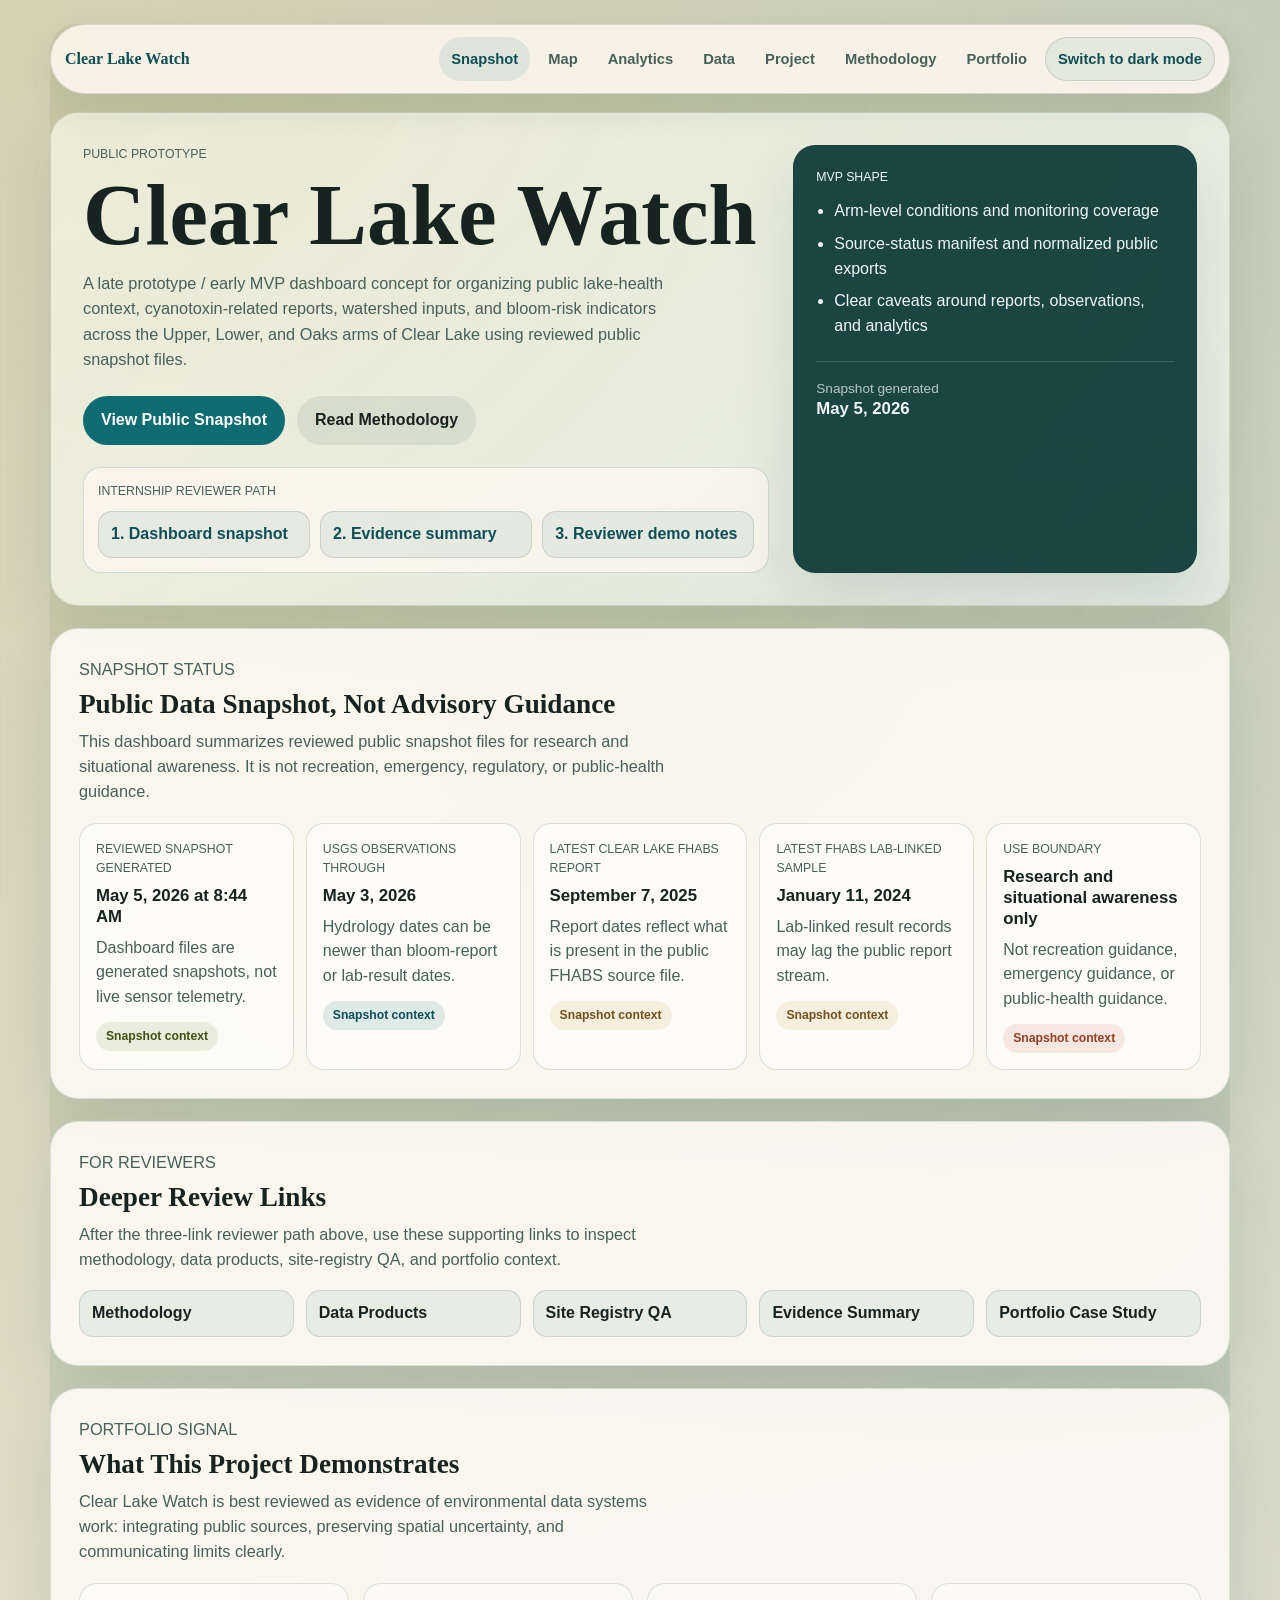
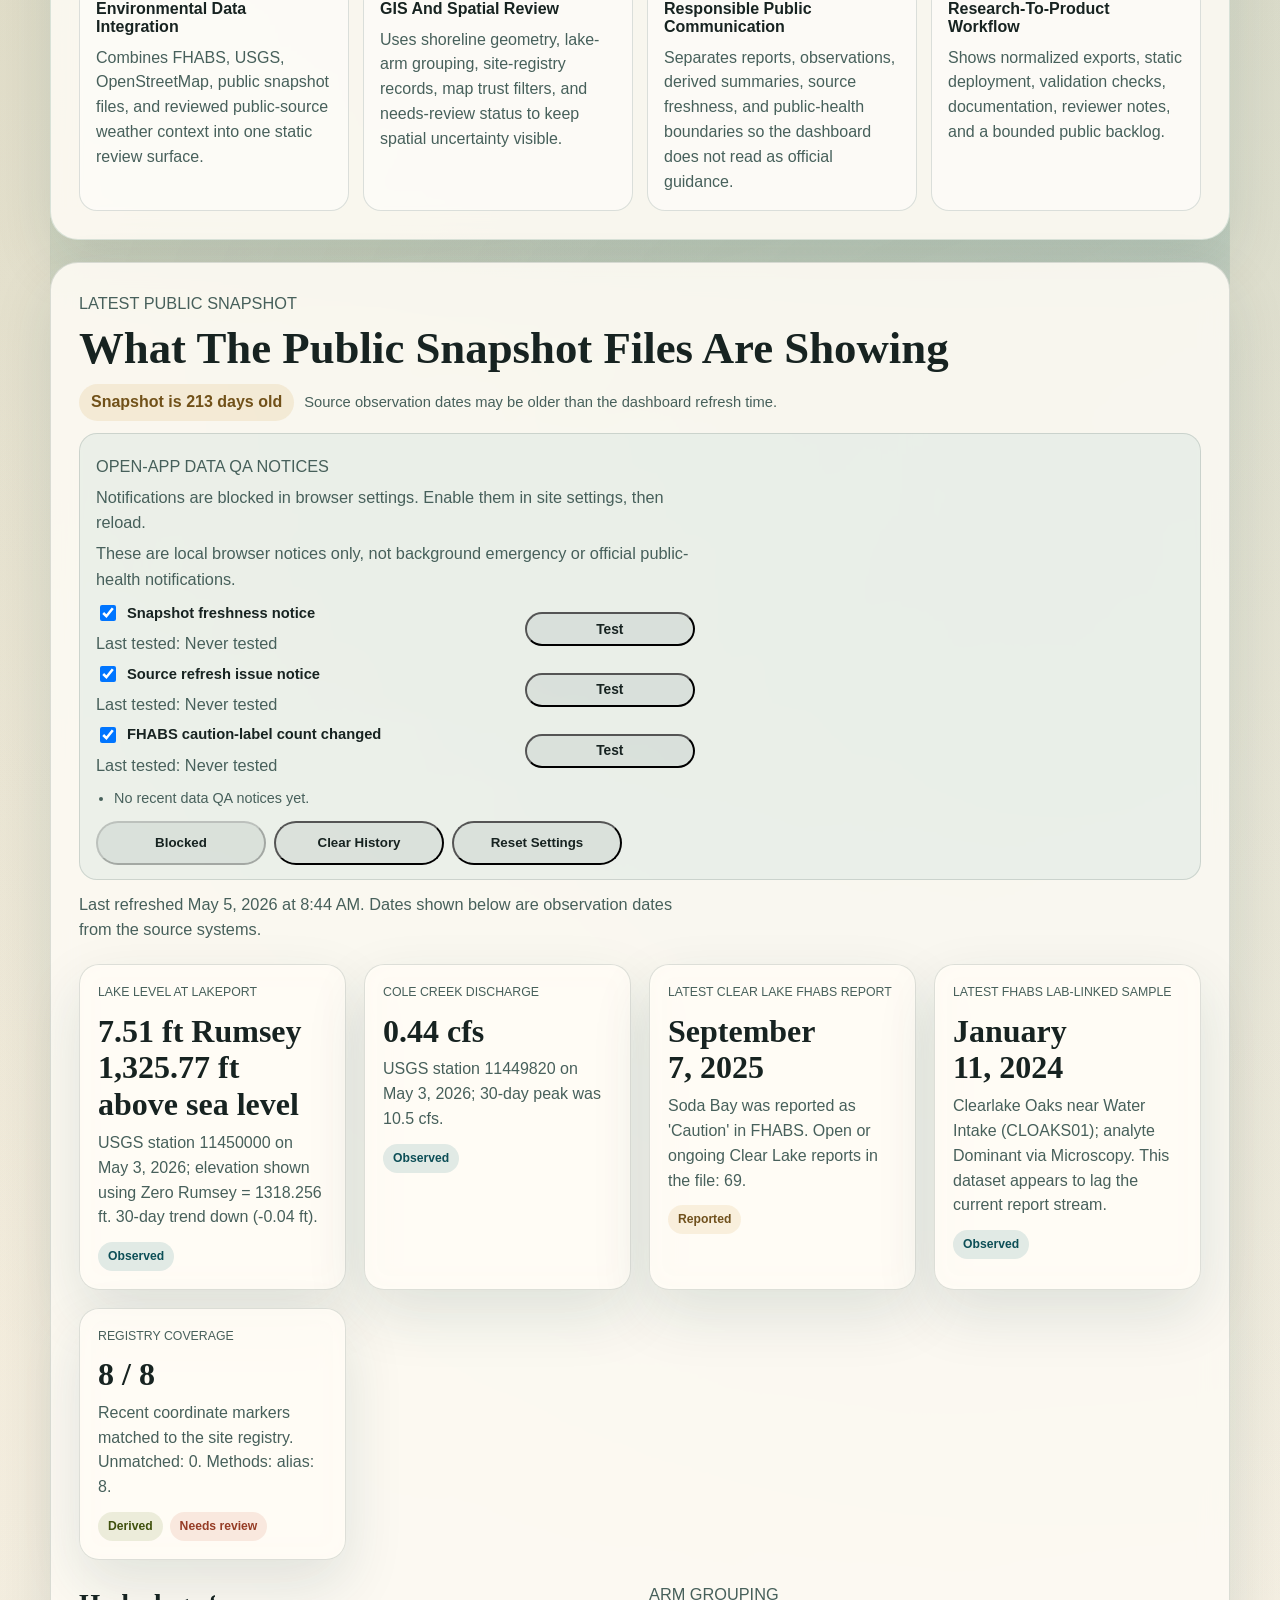
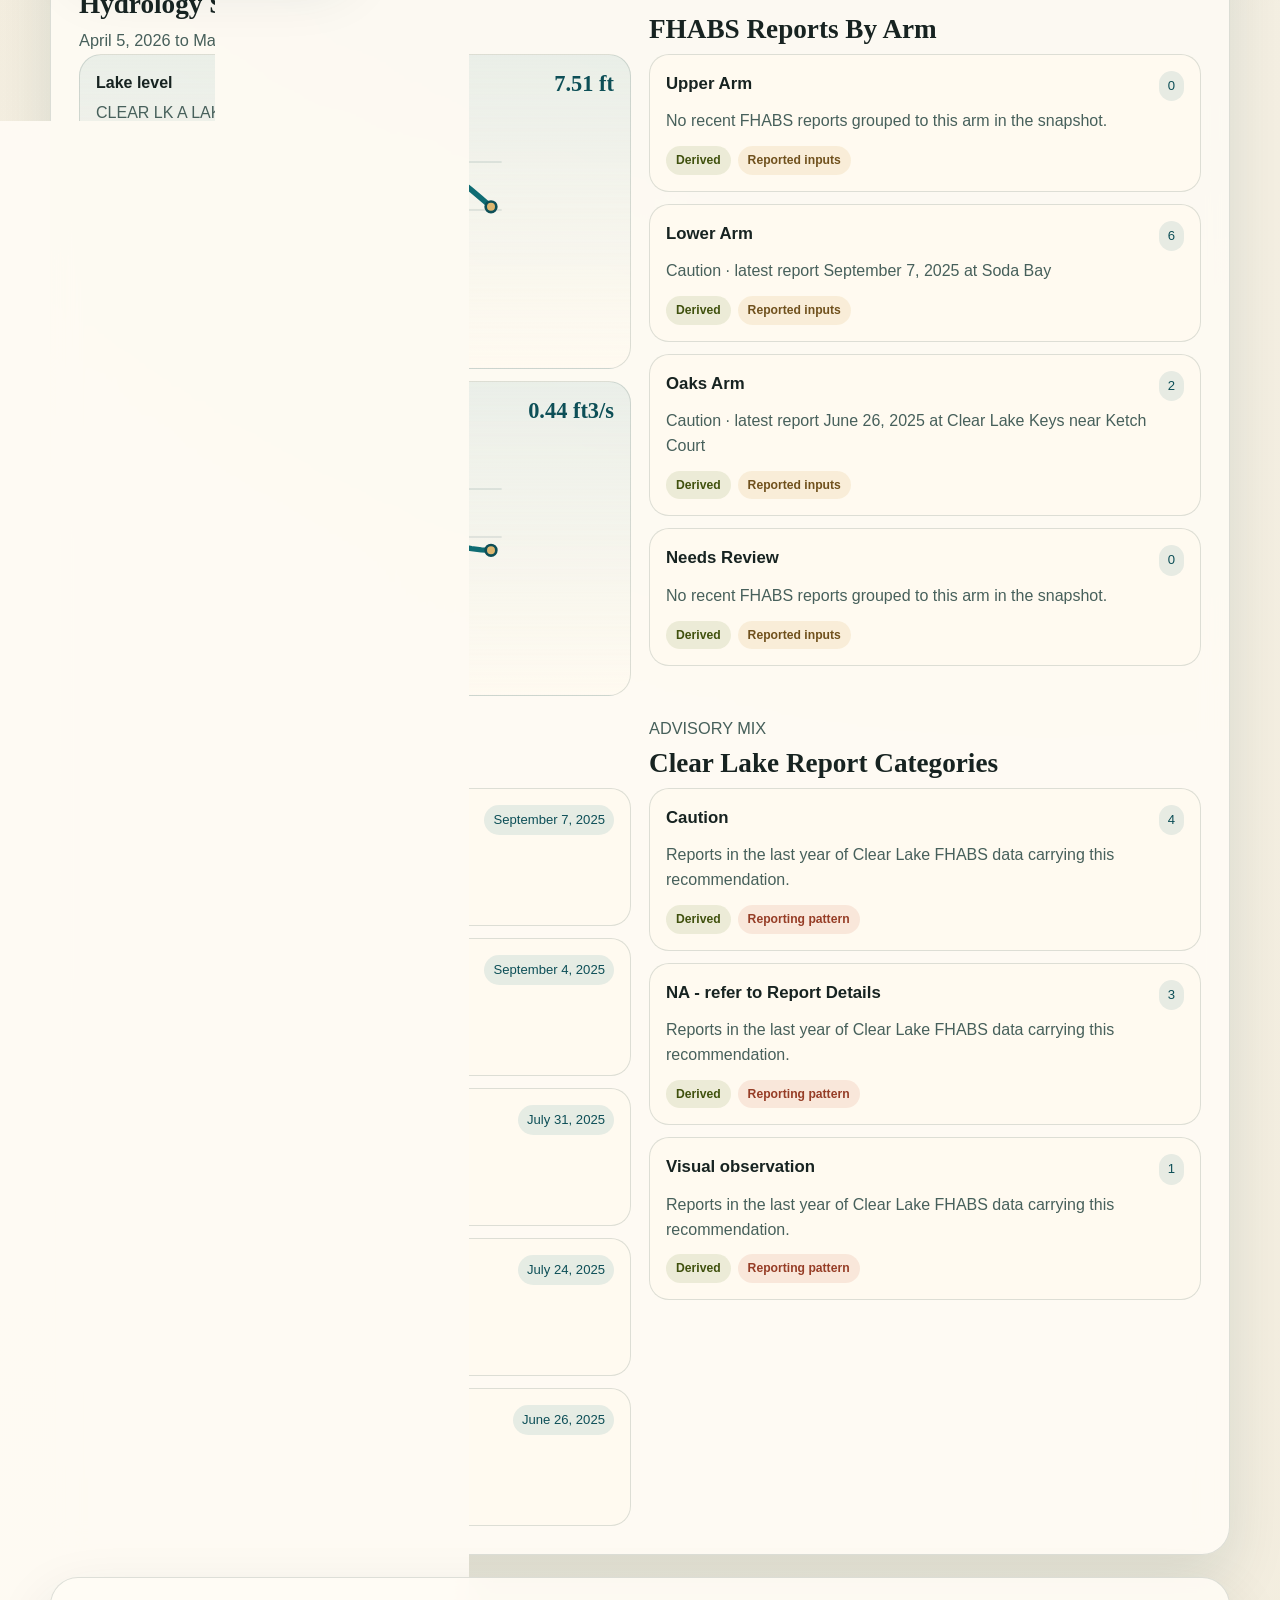
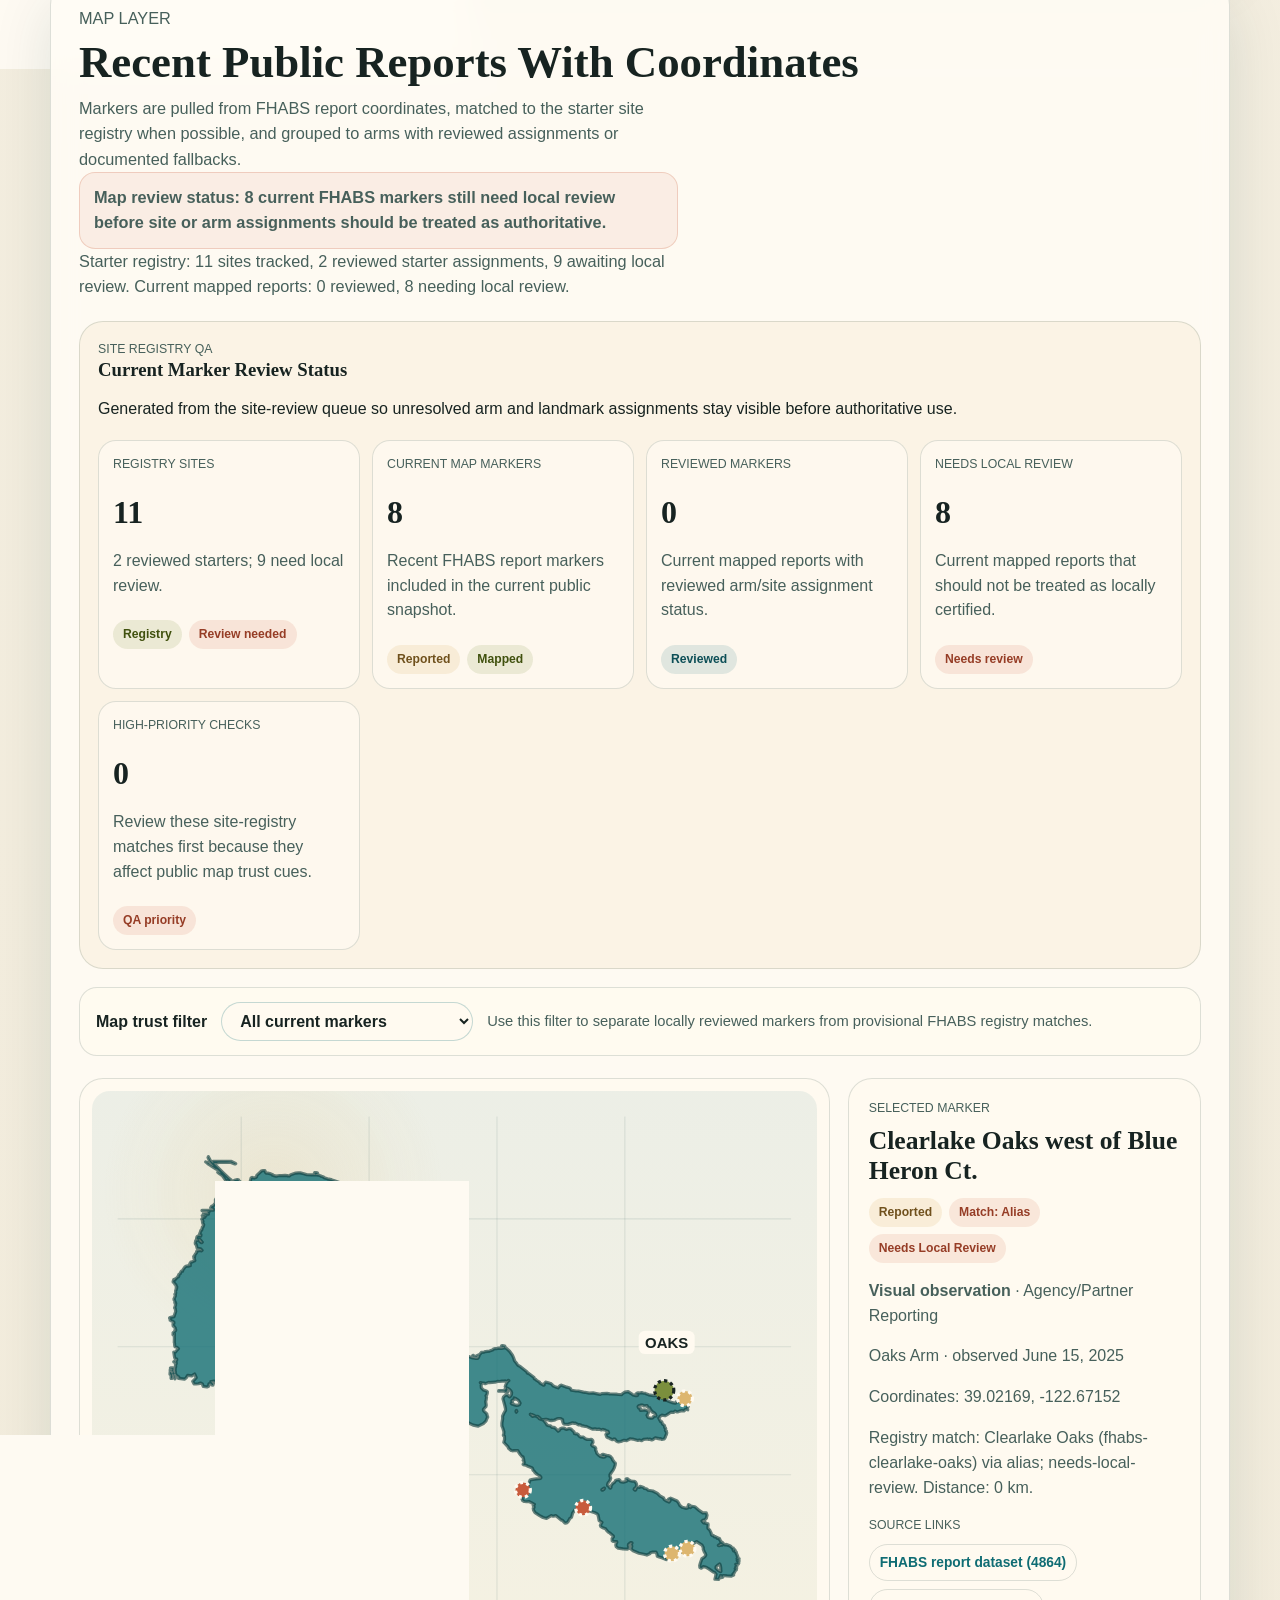
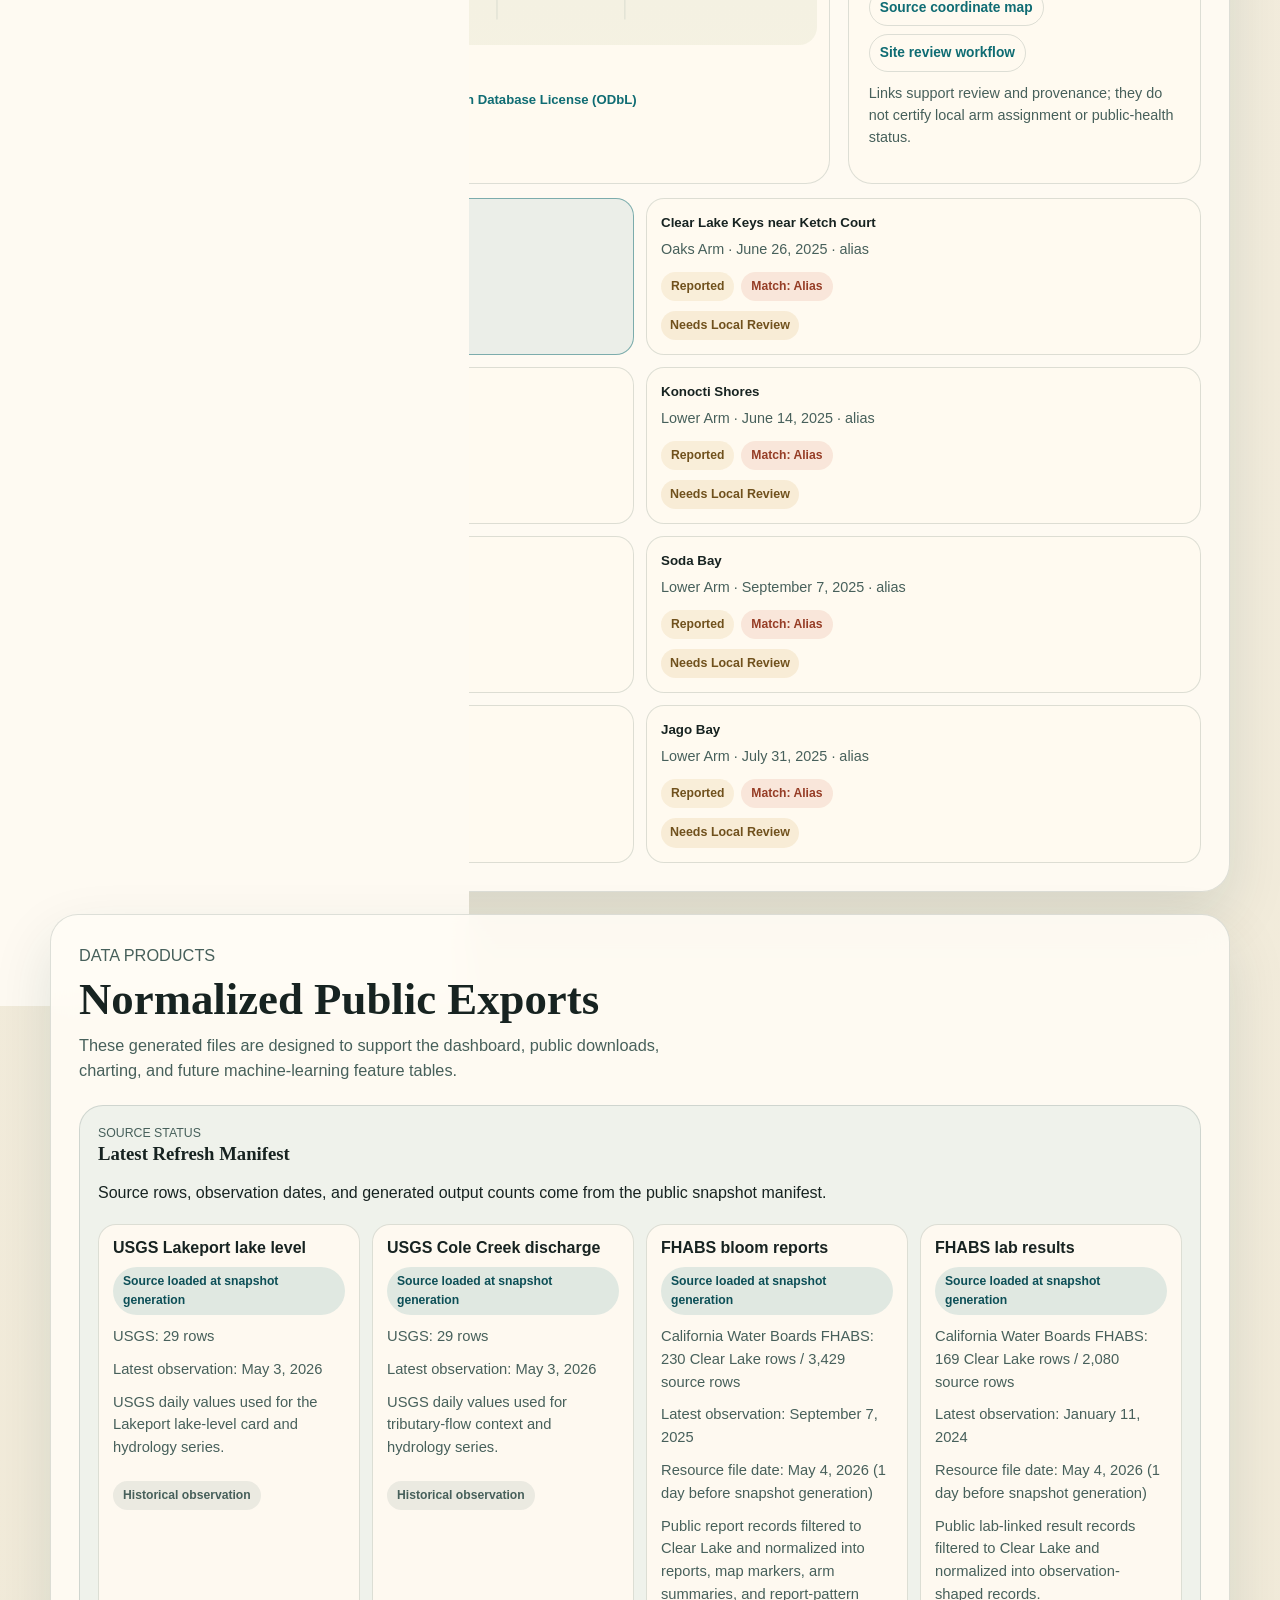
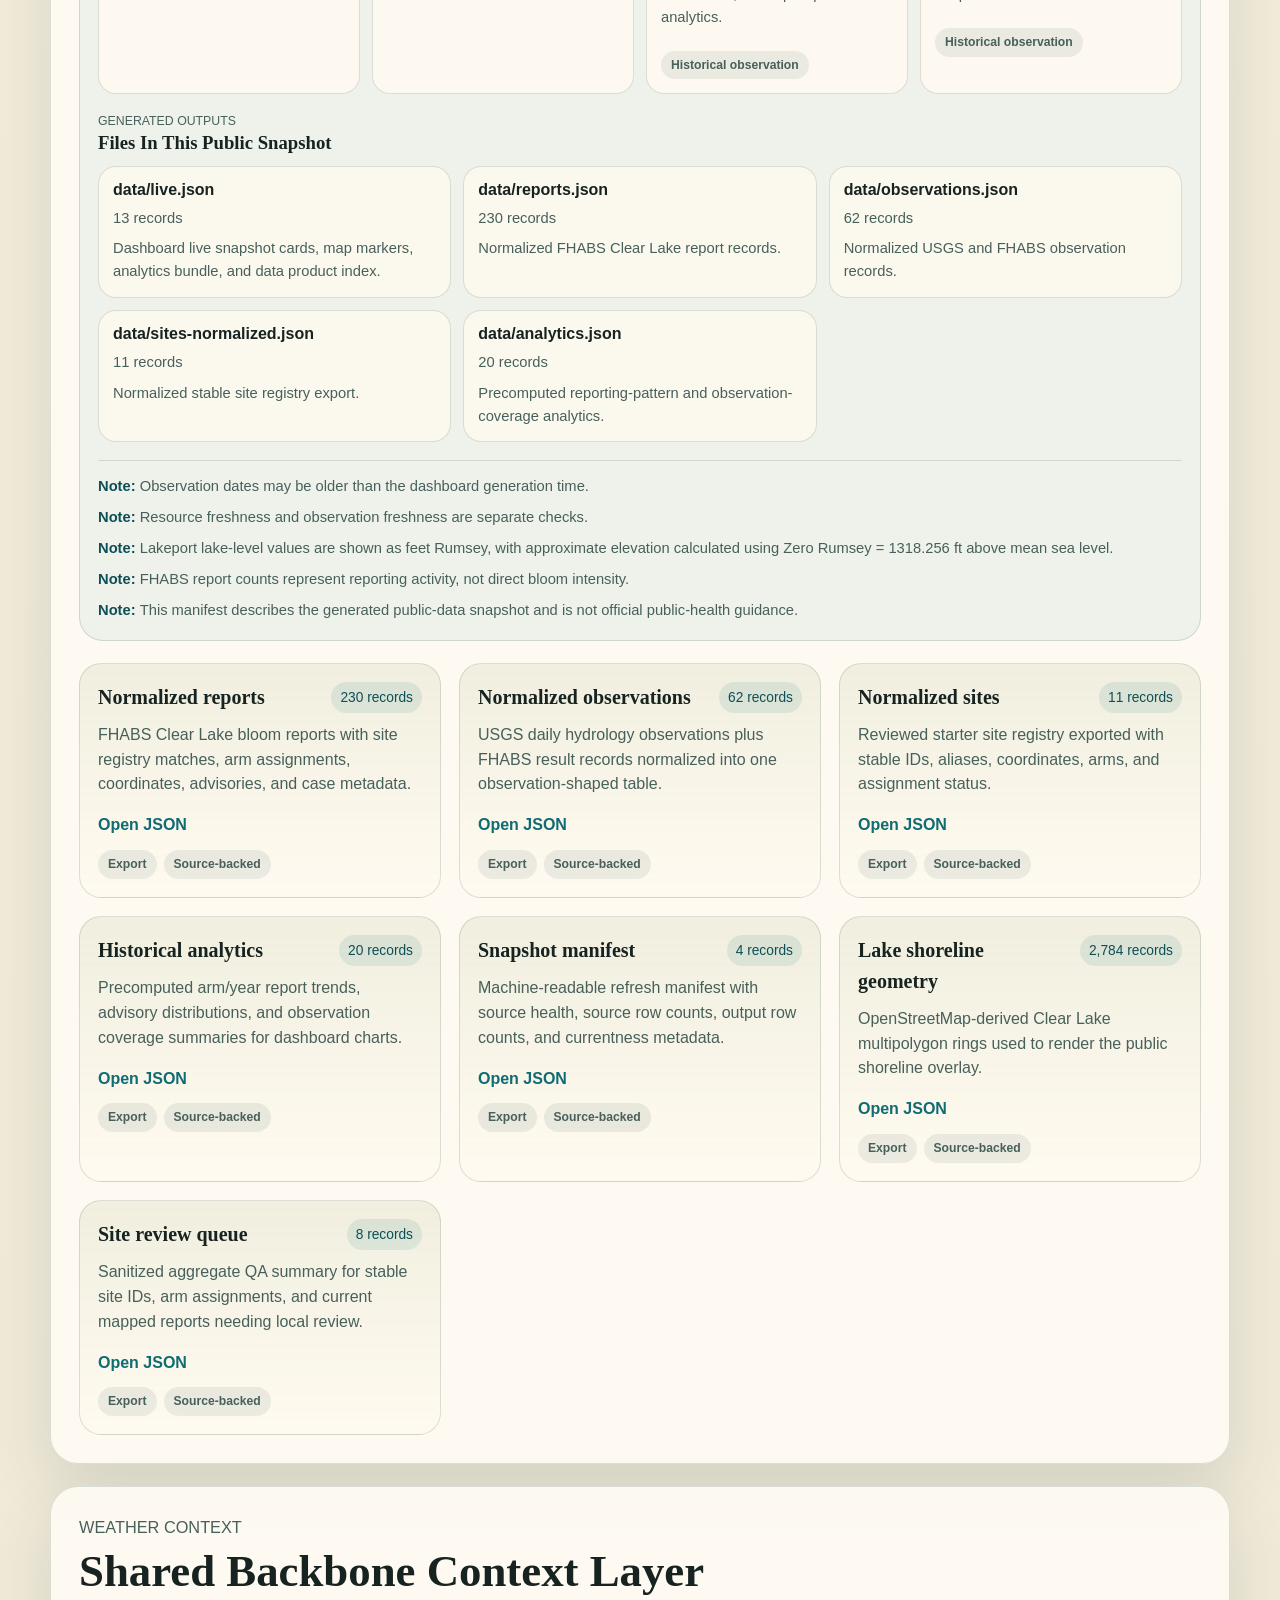
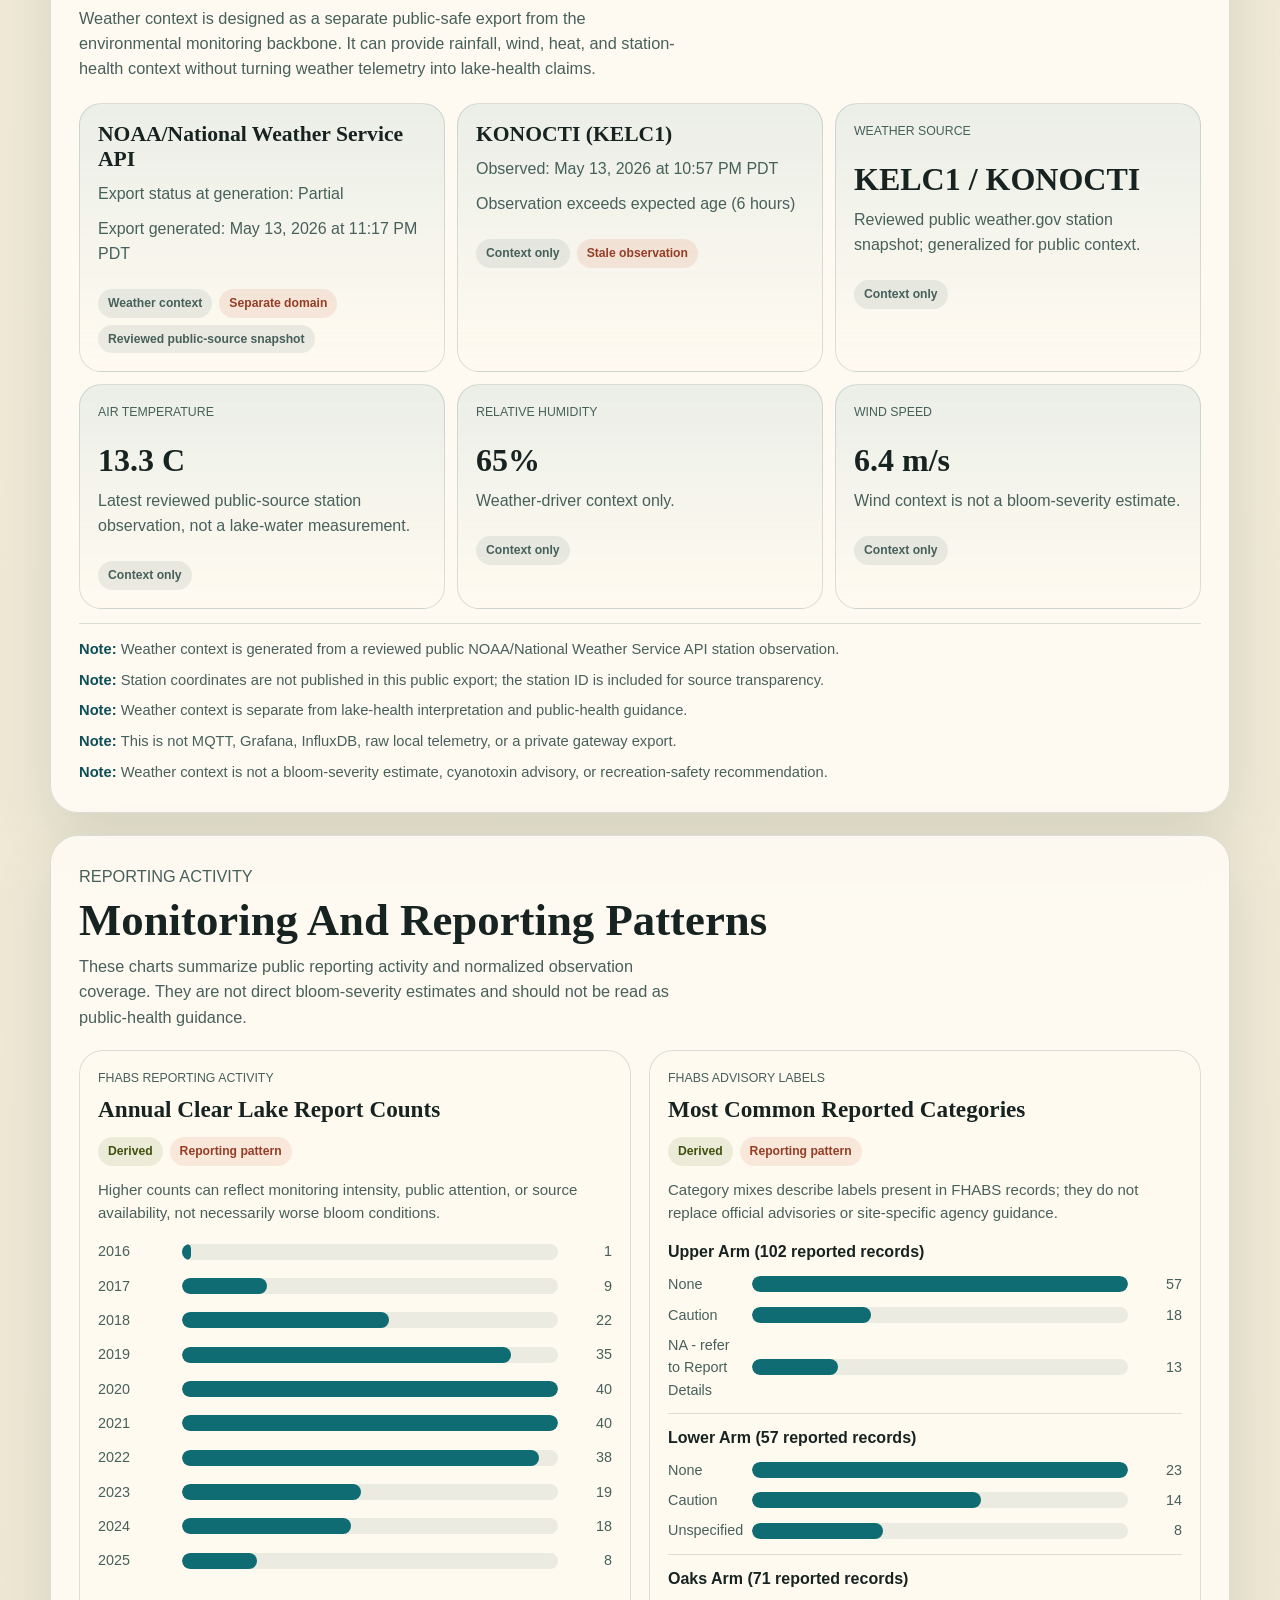
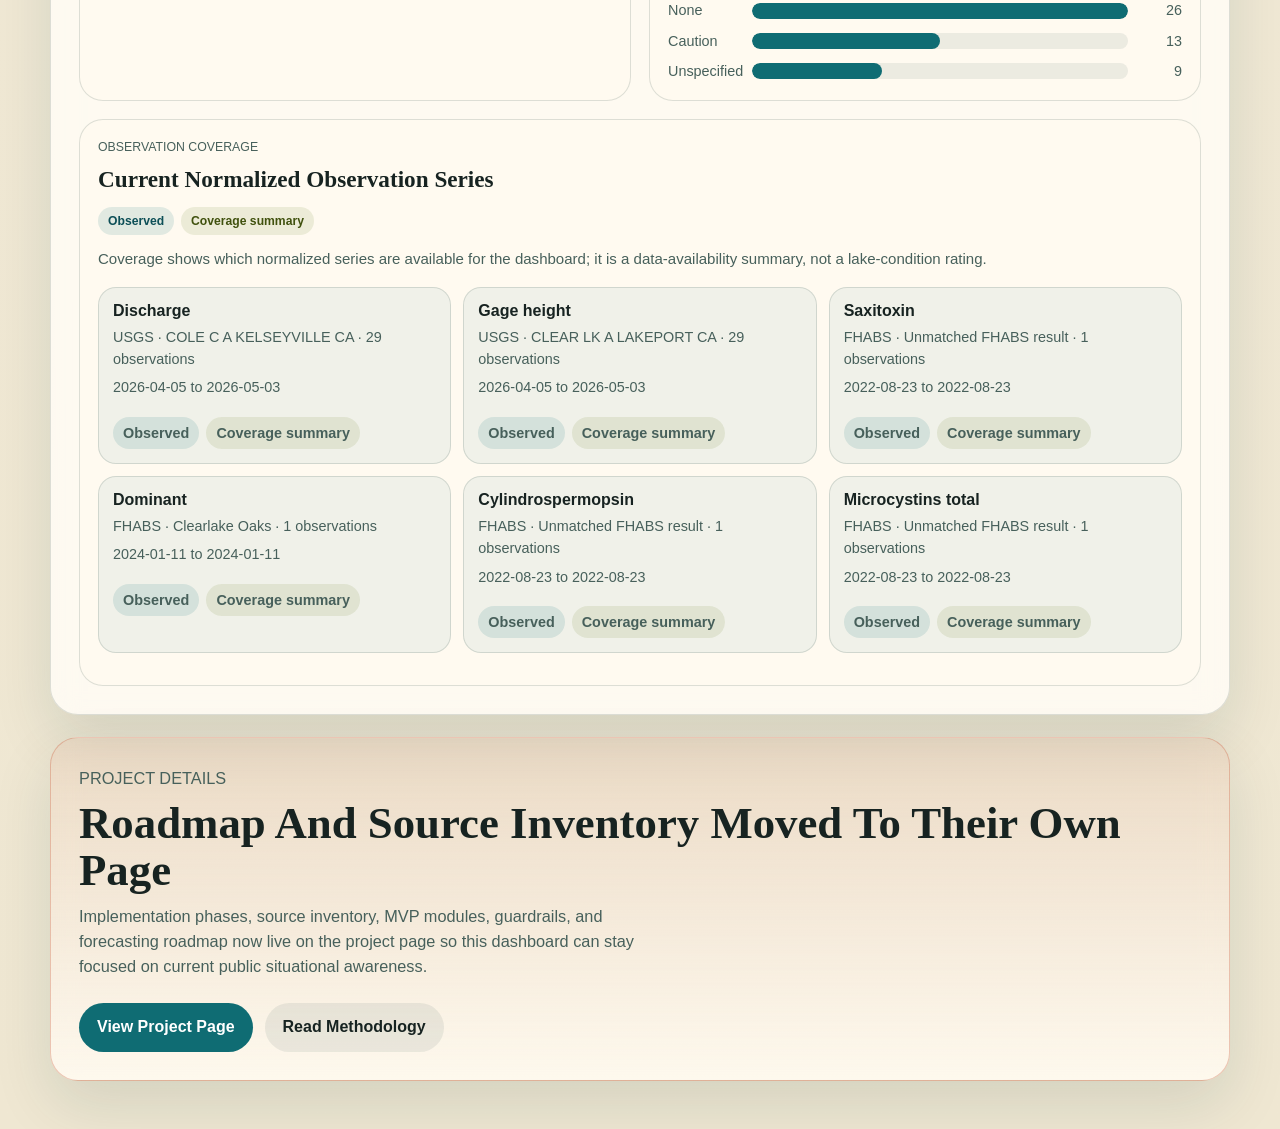
<file: index.html>
<!doctype html>
<html lang="en">
  <head>
    <meta charset="utf-8">
    <meta name="viewport" content="width=device-width, initial-scale=1, viewport-fit=cover">
    <meta name="theme-color" content="#f3efe2">
    <meta name="apple-mobile-web-app-capable" content="yes">
    <meta name="apple-mobile-web-app-title" content="Clear Lake Watch">
    <title>Clear Lake Watch Prototype</title>
    <meta
      name="description"
      content="Internship portfolio prototype showing Clear Lake environmental data integration, GIS/spatial QA, source-freshness validation, static deployment, and responsible public communication."
    >
    <link rel="icon" href="./assets/clear-lake-watch.ico">
    <link rel="apple-touch-icon" href="./assets/apple-touch-icon.png">
    <link rel="manifest" href="./manifest.webmanifest">
    <link rel="stylesheet" href="./styles.css">
  </head>
  <body>
    <a class="skip-link" href="#main-content">Skip to dashboard content</a>
    <div class="page-shell">
      <nav class="site-nav" aria-label="Primary navigation">
        <a class="brand-link" href="./index.html">Clear Lake Watch</a>
        <div class="nav-links">
          <a href="#live" data-section-link="live">Snapshot</a>
          <a href="#map" data-section-link="map">Map</a>
          <a href="#analytics" data-section-link="analytics">Analytics</a>
          <a href="#data-products" data-section-link="data-products">Data</a>
          <a href="./project.html">Project</a>
          <a href="./methodology.html">Methodology</a>
          <a href="./docs/clear-lake-watch-v0.1-evidence-summary.md">Portfolio</a>
          <button class="theme-toggle" id="theme-toggle" type="button" aria-controls="theme-status">
            Switch to dark mode
          </button>
        </div>
        <span id="theme-status" class="sr-only" role="status"></span>
      </nav>

      <header class="hero">
        <div class="hero-copy">
          <p class="eyebrow">Public Prototype</p>
          <h1>Clear Lake Watch</h1>
          <p class="hero-text">
            A late prototype / early MVP dashboard concept for organizing public
            lake-health context, cyanotoxin-related reports, watershed inputs,
            and bloom-risk indicators across the Upper, Lower, and Oaks arms of
            Clear Lake using reviewed public snapshot files.
          </p>
          <div class="hero-actions">
            <a href="#live" class="button button-primary">View Public Snapshot</a>
            <a href="./methodology.html" class="button button-secondary">Read Methodology</a>
          </div>
          <nav class="reviewer-fast-path" aria-labelledby="reviewer-fast-path-heading">
            <p class="panel-label" id="reviewer-fast-path-heading">Internship Reviewer Path</p>
            <div class="reviewer-fast-links">
              <a href="#live">1. Dashboard snapshot</a>
              <a href="https://github.com/coreytshaffer/clear-lake-watch/blob/main/docs/clear-lake-watch-v0.1-evidence-summary.md">2. Evidence summary</a>
              <a href="https://github.com/coreytshaffer/clear-lake-watch/blob/main/docs/reviewer-demo-notes.md">3. Reviewer demo notes</a>
            </div>
          </nav>
        </div>
        <aside class="hero-panel">
          <p class="panel-label">MVP Shape</p>
          <ul class="hero-list">
            <li>Arm-level conditions and monitoring coverage</li>
            <li>Source-status manifest and normalized public exports</li>
            <li>Clear caveats around reports, observations, and analytics</li>
          </ul>
          <div class="timestamp">
            <span id="generated-label">Snapshot Status</span>
            <strong id="generated-on">Loading public snapshot</strong>
          </div>
        </aside>
      </header>

      <main id="main-content" tabindex="-1">
        <section class="section status-strip-section" aria-labelledby="status-strip-heading">
          <div class="section-heading compact">
            <p class="eyebrow">Snapshot Status</p>
            <h2 id="status-strip-heading">Public Data Snapshot, Not Advisory Guidance</h2>
            <p>
              This dashboard summarizes reviewed public snapshot files for research
              and situational awareness. It is not recreation, emergency, regulatory,
              or public-health guidance.
            </p>
          </div>
          <div class="snapshot-status-grid" id="snapshot-status-grid" aria-live="polite">
            <p class="empty-state">Snapshot status loading.</p>
          </div>
        </section>

        <section class="section reviewer-section" aria-labelledby="reviewer-heading">
          <div class="section-heading compact">
            <p class="eyebrow">For Reviewers</p>
            <h2 id="reviewer-heading">Deeper Review Links</h2>
            <p>
              After the three-link reviewer path above, use these supporting
              links to inspect methodology, data products, site-registry QA,
              and portfolio context.
            </p>
          </div>
          <div class="reviewer-link-grid">
            <a href="./methodology.html">Methodology</a>
            <a href="#data-products">Data Products</a>
            <a href="#map">Site Registry QA</a>
            <a href="./docs/clear-lake-watch-v0.1-evidence-summary.md">Evidence Summary</a>
            <a href="./docs/clear_lake_watch_portfolio_case_study.md">Portfolio Case Study</a>
          </div>
        </section>

        <section class="section demonstrates-section" aria-labelledby="demonstrates-heading">
          <div class="section-heading compact">
            <p class="eyebrow">Portfolio Signal</p>
            <h2 id="demonstrates-heading">What This Project Demonstrates</h2>
            <p>
              Clear Lake Watch is best reviewed as evidence of environmental
              data systems work: integrating public sources, preserving spatial
              uncertainty, and communicating limits clearly.
            </p>
          </div>
          <div class="demonstrates-grid">
            <article class="demonstrates-card">
              <h3>Environmental Data Integration</h3>
              <p>
                Combines FHABS, USGS, OpenStreetMap, public snapshot files, and
                reviewed public-source weather context into one static review surface.
              </p>
            </article>
            <article class="demonstrates-card">
              <h3>GIS And Spatial Review</h3>
              <p>
                Uses shoreline geometry, lake-arm grouping, site-registry
                records, map trust filters, and needs-review status to keep
                spatial uncertainty visible.
              </p>
            </article>
            <article class="demonstrates-card">
              <h3>Responsible Public Communication</h3>
              <p>
                Separates reports, observations, derived summaries, source
                freshness, and public-health boundaries so the dashboard does
                not read as official guidance.
              </p>
            </article>
            <article class="demonstrates-card">
              <h3>Research-To-Product Workflow</h3>
              <p>
                Shows normalized exports, static deployment, validation checks,
                documentation, reviewer notes, and a bounded public backlog.
              </p>
            </article>
          </div>
        </section>

        <section
          class="section"
          id="live"
          role="region"
          aria-labelledby="live-heading"
          aria-describedby="live-sr-summary"
        >
          <div class="section-heading">
            <p class="eyebrow">Latest Public Snapshot</p>
            <h2 id="live-heading">What The Public Snapshot Files Are Showing</h2>
            <div class="freshness-row" id="freshness-row" aria-live="polite"></div>
            <div class="notification-panel" id="notification-panel" aria-live="polite">
              <div>
                <p class="eyebrow">Open-App Data QA Notices</p>
                <p id="notification-status">
                  Data QA notices are off. Enable notices to receive local snapshot-change notices while this app is open.
                </p>
                <p class="notification-last-tested">
                  These are local browser notices only, not background emergency or official public-health notifications.
                </p>
                <div class="notification-rule-grid" id="notification-rule-grid">
                  <div class="notification-rule-row">
                    <div>
                      <label class="notification-rule">
                        <input type="checkbox" id="notification-rule-stale">
                        <span>Snapshot freshness notice</span>
                      </label>
                      <p class="notification-last-tested" id="notification-last-tested-stale"></p>
                    </div>
                    <button class="button button-secondary notification-test-button" id="notification-test-stale" type="button">
                      Test
                    </button>
                  </div>
                  <div class="notification-rule-row">
                    <div>
                      <label class="notification-rule">
                        <input type="checkbox" id="notification-rule-sources">
                        <span>Source refresh issue notice</span>
                      </label>
                      <p class="notification-last-tested" id="notification-last-tested-sources"></p>
                    </div>
                    <button class="button button-secondary notification-test-button" id="notification-test-sources" type="button">
                      Test
                    </button>
                  </div>
                  <div class="notification-rule-row">
                    <div>
                      <label class="notification-rule">
                        <input type="checkbox" id="notification-rule-caution">
                        <span>FHABS caution-label count changed</span>
                      </label>
                      <p class="notification-last-tested" id="notification-last-tested-caution"></p>
                    </div>
                    <button class="button button-secondary notification-test-button" id="notification-test-caution" type="button">
                      Test
                    </button>
                  </div>
                </div>
                <ul class="notification-history" id="notification-history"></ul>
              </div>
              <div class="notification-actions">
                <button class="button button-secondary" id="notification-toggle" type="button">
                  Enable Notices
                </button>
                <button class="button button-secondary" id="notification-clear-history" type="button">
                  Clear History
                </button>
                <button class="button button-secondary" id="notification-reset-settings" type="button">
                  Reset Settings
                </button>
              </div>
            </div>
            <p class="sr-only" id="live-sr-summary" aria-live="polite">
              Snapshot summary loading.
            </p>
            <p id="live-summary">
              This section is populated from local snapshot files generated from official public sources.
            </p>
          </div>
          <div class="stats-grid" id="live-stats"></div>
          <div class="split-section live-detail-section">
            <div>
              <div class="section-heading compact">
                <h2>Hydrology Snapshot</h2>
                <p id="hydrology-observation-dates" hidden></p>
              </div>
              <div class="trend-grid" id="trend-grid"></div>
            </div>
            <div>
              <div class="section-heading compact">
                <p class="eyebrow">Arm Grouping</p>
                <h2>FHABS Reports By Arm</h2>
              </div>
              <div class="list-card" id="arm-summary"></div>
            </div>
          </div>
          <div class="split-section live-detail-section">
            <div>
              <div class="section-heading compact">
                <p class="eyebrow">Recent FHABS Locations</p>
                <h2>Recent Clear Lake Reports</h2>
              </div>
              <div class="list-card" id="recent-locations"></div>
            </div>
            <div>
              <div class="section-heading compact">
                <p class="eyebrow">Advisory Mix</p>
                <h2>Clear Lake Report Categories</h2>
              </div>
              <div class="list-card" id="advisory-mix"></div>
            </div>
          </div>
        </section>

        <section
          class="section"
          id="map"
          role="region"
          aria-labelledby="map-heading"
          aria-describedby="map-sr-summary"
        >
          <div class="section-heading">
            <p class="eyebrow">Map Layer</p>
            <h2 id="map-heading">Recent Public Reports With Coordinates</h2>
            <p>
              Markers are pulled from FHABS report coordinates, matched to the
              starter site registry when possible, and grouped to arms with
              reviewed assignments or documented fallbacks.
            </p>
            <p class="map-review-status" id="map-review-status" aria-live="polite">
              Map review status loading.
            </p>
            <p id="registry-summary"></p>
            <p class="sr-only" id="map-sr-summary" aria-live="polite">
              Map summary loading.
            </p>
          </div>
          <div class="site-review-panel" aria-live="polite">
            <div>
              <p class="eyebrow">Site Registry QA</p>
              <h3>Current Marker Review Status</h3>
              <p>
                Generated from the site-review queue so unresolved arm and
                landmark assignments stay visible before authoritative use.
              </p>
            </div>
            <div class="review-summary-grid" id="site-review-grid"></div>
          </div>
          <div class="map-filter-panel">
            <label for="map-review-filter">Map trust filter</label>
            <select id="map-review-filter">
              <option value="all">All current markers</option>
              <option value="reviewed">Reviewed markers only</option>
              <option value="needs-review">Needs local review</option>
            </select>
            <p>
              Use this filter to separate locally reviewed markers from
              provisional FHABS registry matches.
            </p>
            <p class="sr-only" id="map-filter-status" role="status"></p>
          </div>
          <div class="map-layout">
            <div class="map-card">
              <svg
                id="lake-map"
                class="lake-map"
                viewBox="0 0 680 520"
                role="group"
                aria-label="Clear Lake schematic map with recent FHABS report markers"
              ></svg>
              <div class="map-legend">
                <span><i class="legend-dot caution"></i>Caution</span>
                <span><i class="legend-dot visual"></i>Visual observation</span>
                <span><i class="legend-dot other"></i>Other or unspecified</span>
              </div>
              <p class="map-attribution" id="map-attribution">
                Shoreline fallback schematic. Public source attribution appears here when loaded.
              </p>
            </div>
            <aside class="map-detail" id="map-detail" tabindex="-1">
              <p class="eyebrow">Selected Marker</p>
              <h3>Choose a marker</h3>
              <p>Select a map point to inspect its source date, advisory label, and estimated arm grouping.</p>
            </aside>
          </div>
          <div class="marker-list" id="marker-list"></div>
        </section>

        <section
          class="section"
          id="data-products"
          role="region"
          aria-labelledby="data-products-heading"
          aria-describedby="data-products-sr-summary"
        >
          <div class="section-heading">
            <p class="eyebrow">Data Products</p>
            <h2 id="data-products-heading">Normalized Public Exports</h2>
            <p>
              These generated files are designed to support the dashboard, public
              downloads, charting, and future machine-learning feature tables.
            </p>
            <p class="sr-only" id="data-products-sr-summary" aria-live="polite">
              Data products summary loading.
            </p>
          </div>
          <div class="source-status-panel" aria-live="polite">
            <div>
              <p class="eyebrow">Source Status</p>
              <h3>Latest Refresh Manifest</h3>
              <p>
                Source rows, observation dates, and generated output counts come
                from the public snapshot manifest.
              </p>
            </div>
            <div class="source-status-grid" id="source-status-grid"></div>
            <div class="source-output-panel">
              <div>
                <p class="eyebrow">Generated Outputs</p>
                <h3>Files In This Public Snapshot</h3>
              </div>
              <div class="source-output-grid" id="source-output-grid"></div>
            </div>
            <div class="manifest-notes" id="manifest-notes"></div>
          </div>
          <div class="product-grid" id="product-grid"></div>
        </section>

        <section class="section" id="weather-context" role="region" aria-labelledby="weather-context-heading">
          <div class="section-heading">
            <p class="eyebrow">Weather Context</p>
            <h2 id="weather-context-heading">Shared Backbone Context Layer</h2>
            <p>
              Weather context is designed as a separate public-safe export from
              the environmental monitoring backbone. It can provide rainfall,
              wind, heat, and station-health context without turning weather
              telemetry into lake-health claims.
            </p>
          </div>
          <div class="weather-context-panel">
            <div class="weather-context-grid" id="weather-context-grid"></div>
            <div class="manifest-notes weather-context-notes" id="weather-context-notes"></div>
          </div>
        </section>

        <section
          class="section"
          id="analytics"
          role="region"
          aria-labelledby="analytics-heading"
          aria-describedby="analytics-sr-summary"
        >
          <div class="section-heading">
            <p class="eyebrow">Reporting Activity</p>
            <h2 id="analytics-heading">Monitoring And Reporting Patterns</h2>
            <p>
              These charts summarize public reporting activity and normalized
              observation coverage. They are not direct bloom-severity estimates
              and should not be read as public-health guidance.
            </p>
            <p class="sr-only" id="analytics-sr-summary" aria-live="polite">
              Analytics summary loading.
            </p>
          </div>
          <div class="split-section live-detail-section">
            <div class="chart-card">
              <div class="chart-heading">
                <p class="eyebrow">FHABS Reporting Activity</p>
                <h3>Annual Clear Lake Report Counts</h3>
                <div class="signal-row" role="group" aria-label="Chart signal type">
                  <span class="signal-badge signal-derived">Derived</span>
                  <span class="signal-badge signal-review">Reporting pattern</span>
                </div>
              </div>
              <p class="chart-caveat">
                Higher counts can reflect monitoring intensity, public attention,
                or source availability, not necessarily worse bloom conditions.
              </p>
              <div class="bar-chart" id="report-trend-chart"></div>
            </div>
            <div class="chart-card">
              <div class="chart-heading">
                <p class="eyebrow">FHABS Advisory Labels</p>
                <h3>Most Common Reported Categories</h3>
                <div class="signal-row" role="group" aria-label="Chart signal type">
                  <span class="signal-badge signal-derived">Derived</span>
                  <span class="signal-badge signal-review">Reporting pattern</span>
                </div>
              </div>
              <p class="chart-caveat">
                Category mixes describe labels present in FHABS records; they do
                not replace official advisories or site-specific agency guidance.
              </p>
              <div class="bar-chart" id="advisory-distribution-chart"></div>
            </div>
          </div>
          <div class="chart-card coverage-card">
            <div class="chart-heading">
              <p class="eyebrow">Observation Coverage</p>
              <h3>Current Normalized Observation Series</h3>
              <div class="signal-row" role="group" aria-label="Chart signal type">
                <span class="signal-badge signal-observed">Observed</span>
                <span class="signal-badge signal-derived">Coverage summary</span>
              </div>
            </div>
            <p class="chart-caveat">
              Coverage shows which normalized series are available for the
              dashboard; it is a data-availability summary, not a lake-condition
              rating.
            </p>
            <div class="coverage-grid" id="coverage-grid"></div>
            <div class="coverage-actions" id="coverage-actions"></div>
          </div>
        </section>

        <section class="section callout-section">
          <div class="section-heading">
            <p class="eyebrow">Project Details</p>
            <h2>Roadmap And Source Inventory Moved To Their Own Page</h2>
            <p>
              Implementation phases, source inventory, MVP modules, guardrails,
              and forecasting roadmap now live on the project page so this
              dashboard can stay focused on current public situational awareness.
            </p>
            <div class="hero-actions">
              <a href="./project.html" class="button button-primary">View Project Page</a>
              <a href="./methodology.html" class="button button-secondary">Read Methodology</a>
            </div>
          </div>
        </section>
      </main>
    </div>

    <template id="stat-template">
      <article class="stat-card">
        <p class="stat-label"></p>
        <strong class="stat-value"></strong>
        <p class="stat-note"></p>
      </article>
    </template>

    <template id="arm-template">
      <article class="arm-card">
        <div class="arm-card-top">
          <p class="arm-name"></p>
          <span class="arm-badge"></span>
        </div>
        <p class="arm-summary"></p>
        <div class="chip-row arm-focus"></div>
        <div class="arm-details">
          <div>
            <p class="detail-label">Primary signals</p>
            <div class="chip-row arm-signals"></div>
          </div>
          <div>
            <p class="detail-label">Priority questions</p>
            <ul class="mini-list arm-questions"></ul>
          </div>
        </div>
      </article>
    </template>

    <template id="source-template">
      <article class="source-card">
        <div class="source-top">
          <div>
            <p class="source-name"></p>
            <p class="source-owner"></p>
          </div>
          <span class="source-status"></span>
        </div>
        <p class="source-summary"></p>
        <div class="meta-grid">
          <div>
            <p class="detail-label">Cadence</p>
            <p class="meta-value source-cadence"></p>
          </div>
          <div>
            <p class="detail-label">Coverage</p>
            <p class="meta-value source-coverage"></p>
          </div>
          <div>
            <p class="detail-label">Use in MVP</p>
            <p class="meta-value source-usage"></p>
          </div>
          <div>
            <p class="detail-label">Automation</p>
            <p class="meta-value source-automation"></p>
          </div>
        </div>
        <a class="source-link" target="_blank" rel="noreferrer">Open Source</a>
      </article>
    </template>

    <template id="simple-card-template">
      <article class="simple-card">
        <p class="simple-title"></p>
        <p class="simple-body"></p>
      </article>
    </template>

    <template id="phase-template">
      <article class="phase-card">
        <div class="phase-top">
          <p class="phase-name"></p>
          <span class="phase-window"></span>
        </div>
        <p class="phase-goal"></p>
        <ul class="mini-list phase-deliverables"></ul>
      </article>
    </template>

    <template id="list-item-template">
      <article class="list-item">
        <div class="list-item-top">
          <p class="list-item-title"></p>
          <span class="list-item-tag"></span>
        </div>
        <p class="list-item-body"></p>
      </article>
    </template>

    <template id="trend-template">
      <article class="trend-card">
        <div class="trend-top">
          <div>
            <p class="trend-title"></p>
            <p class="trend-subtitle"></p>
          </div>
          <strong class="trend-value"></strong>
        </div>
        <svg class="sparkline" viewBox="0 0 220 72" role="img"></svg>
        <p class="trend-note"></p>
        <details class="trend-data" hidden>
          <summary></summary>
          <table>
            <caption></caption>
            <thead>
              <tr>
                <th scope="col">Date</th>
                <th scope="col" class="trend-data-value-heading"></th>
              </tr>
            </thead>
            <tbody></tbody>
          </table>
        </details>
      </article>
    </template>

    <template id="marker-card-template">
      <button class="marker-card" type="button">
        <span class="marker-card-title"></span>
        <span class="marker-card-meta"></span>
      </button>
    </template>

    <template id="product-template">
      <article class="product-card">
        <div class="product-top">
          <p class="product-name"></p>
          <span class="product-count"></span>
        </div>
        <p class="product-description"></p>
        <a class="product-link" target="_blank" rel="noreferrer">Open JSON</a>
      </article>
    </template>

    <script type="module" src="./app.js"></script>
  </body>
</html>
</file>
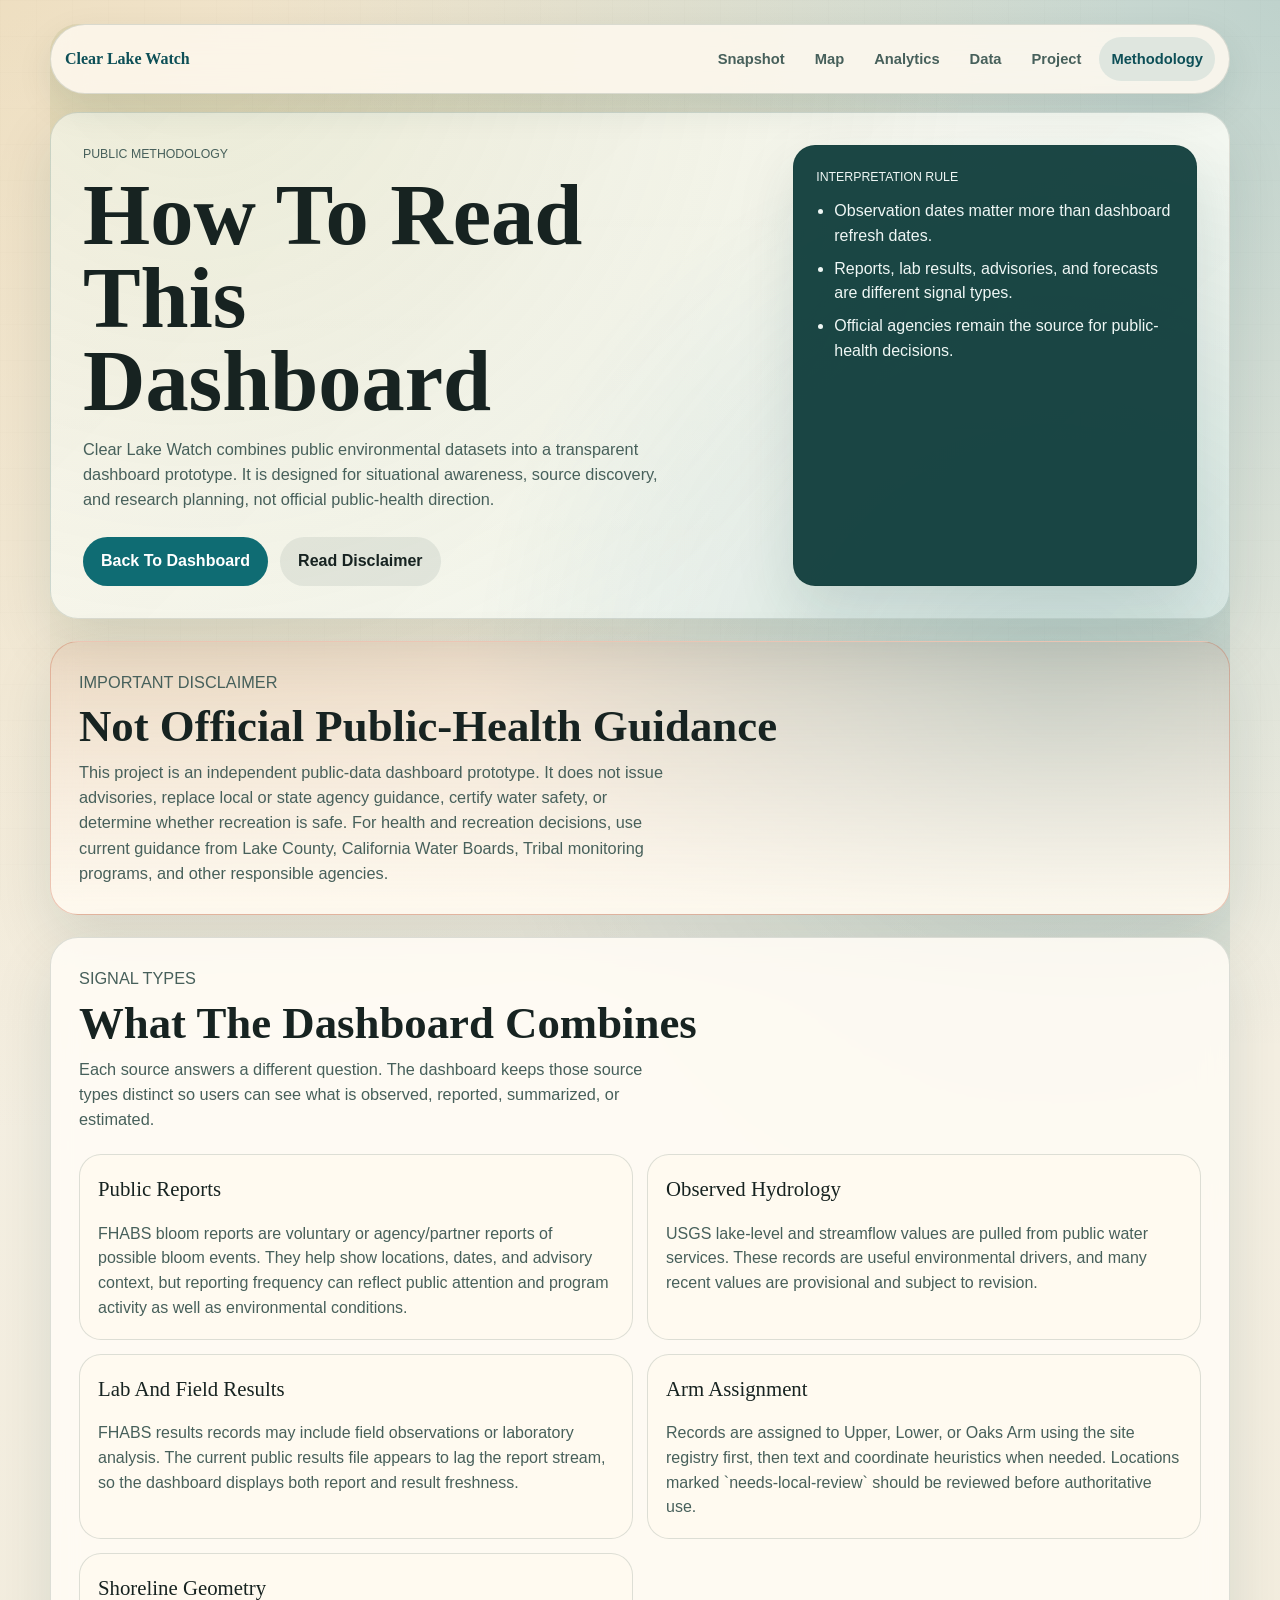
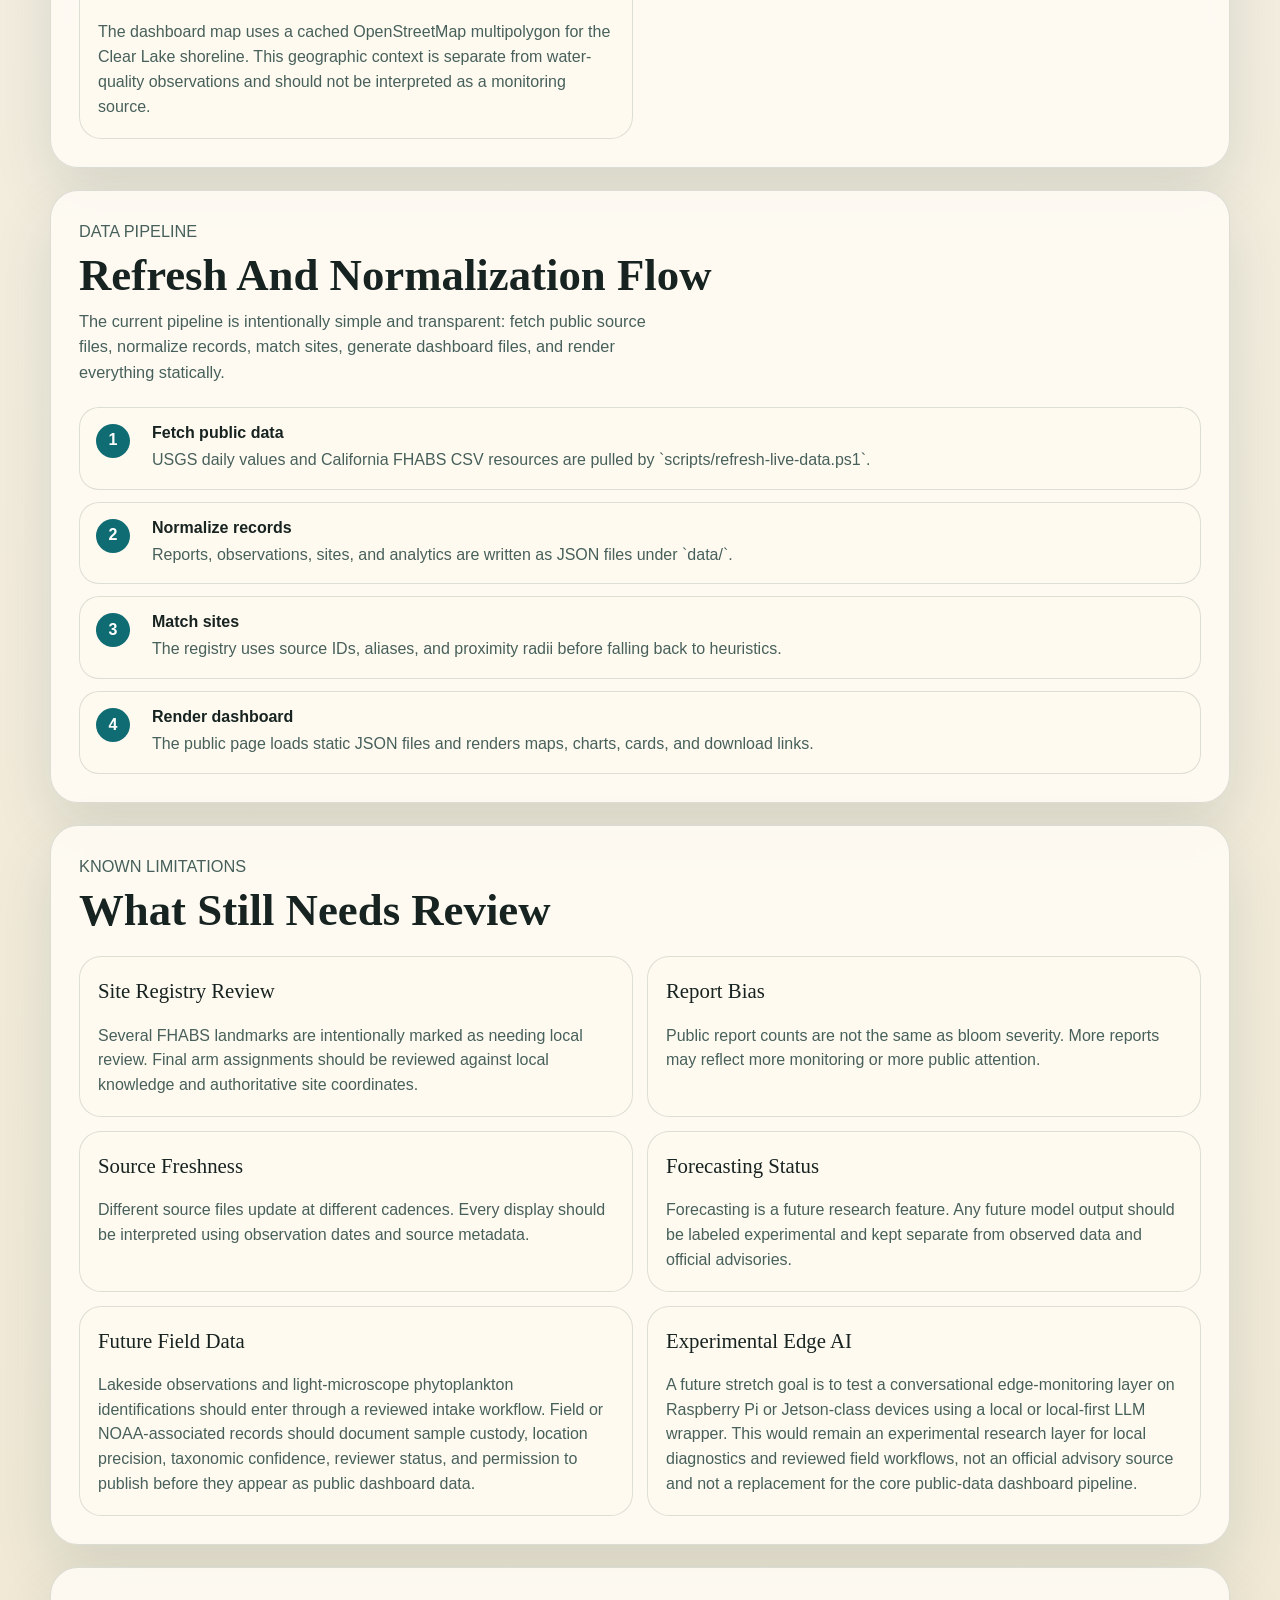
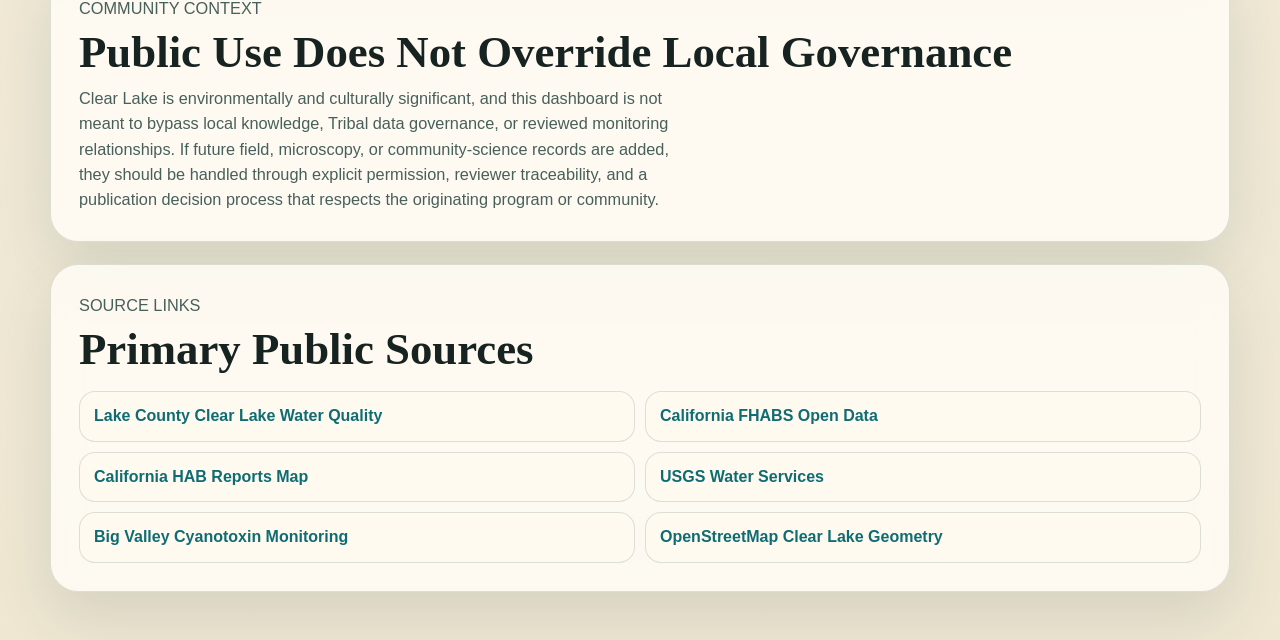
<file: methodology.html>
<!doctype html>
<html lang="en">
  <head>
    <meta charset="utf-8">
    <meta name="viewport" content="width=device-width, initial-scale=1">
    <meta name="theme-color" content="#f3efe2">
    <meta name="apple-mobile-web-app-capable" content="yes">
    <meta name="apple-mobile-web-app-title" content="Clear Lake Watch">
    <title>Methodology | Clear Lake Watch</title>
    <meta
      name="description"
      content="Methodology, source notes, and public-health disclaimers for the Clear Lake Watch dashboard prototype."
    >
    <link rel="icon" href="./assets/clear-lake-watch.ico">
    <link rel="apple-touch-icon" href="./assets/apple-touch-icon.png">
    <link rel="manifest" href="./manifest.webmanifest">
    <link rel="stylesheet" href="./styles.css">
  </head>
  <body>
    <a class="skip-link" href="#main-content">Skip to methodology content</a>
    <div class="page-shell">
      <nav class="site-nav" aria-label="Primary navigation">
        <a class="brand-link" href="./index.html">Clear Lake Watch</a>
        <div class="nav-links">
          <a href="./index.html#live">Snapshot</a>
          <a href="./index.html#map">Map</a>
          <a href="./index.html#analytics">Analytics</a>
          <a href="./index.html#data-products">Data</a>
          <a href="./project.html">Project</a>
          <a href="./methodology.html" aria-current="page">Methodology</a>
        </div>
      </nav>

      <header class="hero methodology-hero">
        <div class="hero-copy">
          <p class="eyebrow">Public Methodology</p>
          <h1>How To Read This Dashboard</h1>
          <p class="hero-text">
            Clear Lake Watch combines public environmental datasets into a transparent
            dashboard prototype. It is designed for situational awareness, source
            discovery, and research planning, not official public-health direction.
          </p>
          <div class="hero-actions">
            <a href="./index.html" class="button button-primary">Back To Dashboard</a>
            <a href="#disclaimer" class="button button-secondary">Read Disclaimer</a>
          </div>
        </div>
        <aside class="hero-panel">
          <p class="panel-label">Interpretation Rule</p>
          <ul class="hero-list">
            <li>Observation dates matter more than dashboard refresh dates.</li>
            <li>Reports, lab results, advisories, and forecasts are different signal types.</li>
            <li>Official agencies remain the source for public-health decisions.</li>
          </ul>
        </aside>
      </header>

      <main id="main-content" tabindex="-1">
        <section class="section callout-section" id="disclaimer">
          <div class="section-heading">
            <p class="eyebrow">Important Disclaimer</p>
            <h2>Not Official Public-Health Guidance</h2>
            <p>
              This project is an independent public-data dashboard prototype. It does
              not issue advisories, replace local or state agency guidance, certify
              water safety, or determine whether recreation is safe. For health and
              recreation decisions, use current guidance from Lake County, California
              Water Boards, Tribal monitoring programs, and other responsible agencies.
            </p>
          </div>
        </section>

        <section class="section">
          <div class="section-heading">
            <p class="eyebrow">Signal Types</p>
            <h2>What The Dashboard Combines</h2>
            <p>
              Each source answers a different question. The dashboard keeps those
              source types distinct so users can see what is observed, reported,
              summarized, or estimated.
            </p>
          </div>
          <div class="method-grid">
            <article class="method-card">
              <p class="simple-title">Public Reports</p>
              <p>
                FHABS bloom reports are voluntary or agency/partner reports of
                possible bloom events. They help show locations, dates, and advisory
                context, but reporting frequency can reflect public attention and
                program activity as well as environmental conditions.
              </p>
            </article>
            <article class="method-card">
              <p class="simple-title">Observed Hydrology</p>
              <p>
                USGS lake-level and streamflow values are pulled from public water
                services. These records are useful environmental drivers, and many
                recent values are provisional and subject to revision.
              </p>
            </article>
            <article class="method-card">
              <p class="simple-title">Lab And Field Results</p>
              <p>
                FHABS results records may include field observations or laboratory
                analysis. The current public results file appears to lag the report
                stream, so the dashboard displays both report and result freshness.
              </p>
            </article>
            <article class="method-card">
              <p class="simple-title">Arm Assignment</p>
              <p>
                Records are assigned to Upper, Lower, or Oaks Arm using the site
                registry first, then text and coordinate heuristics when needed.
                Locations marked `needs-local-review` should be reviewed before
                authoritative use.
              </p>
            </article>
            <article class="method-card">
              <p class="simple-title">Shoreline Geometry</p>
              <p>
                The dashboard map uses a cached OpenStreetMap multipolygon for
                the Clear Lake shoreline. This geographic context is separate from
                water-quality observations and should not be interpreted as a
                monitoring source.
              </p>
            </article>
          </div>
        </section>

        <section class="section">
          <div class="section-heading">
            <p class="eyebrow">Data Pipeline</p>
            <h2>Refresh And Normalization Flow</h2>
            <p>
              The current pipeline is intentionally simple and transparent: fetch
              public source files, normalize records, match sites, generate dashboard
              files, and render everything statically.
            </p>
          </div>
          <div class="timeline">
            <article class="timeline-item">
              <span>1</span>
              <div>
                <strong>Fetch public data</strong>
                <p>USGS daily values and California FHABS CSV resources are pulled by `scripts/refresh-live-data.ps1`.</p>
              </div>
            </article>
            <article class="timeline-item">
              <span>2</span>
              <div>
                <strong>Normalize records</strong>
                <p>Reports, observations, sites, and analytics are written as JSON files under `data/`.</p>
              </div>
            </article>
            <article class="timeline-item">
              <span>3</span>
              <div>
                <strong>Match sites</strong>
                <p>The registry uses source IDs, aliases, and proximity radii before falling back to heuristics.</p>
              </div>
            </article>
            <article class="timeline-item">
              <span>4</span>
              <div>
                <strong>Render dashboard</strong>
                <p>The public page loads static JSON files and renders maps, charts, cards, and download links.</p>
              </div>
            </article>
          </div>
        </section>

        <section class="section">
          <div class="section-heading">
            <p class="eyebrow">Known Limitations</p>
            <h2>What Still Needs Review</h2>
          </div>
          <div class="method-grid">
            <article class="method-card">
              <p class="simple-title">Site Registry Review</p>
              <p>
                Several FHABS landmarks are intentionally marked as needing local
                review. Final arm assignments should be reviewed against local
                knowledge and authoritative site coordinates.
              </p>
            </article>
            <article class="method-card">
              <p class="simple-title">Report Bias</p>
              <p>
                Public report counts are not the same as bloom severity. More reports
                may reflect more monitoring or more public attention.
              </p>
            </article>
            <article class="method-card">
              <p class="simple-title">Source Freshness</p>
              <p>
                Different source files update at different cadences. Every display
                should be interpreted using observation dates and source metadata.
              </p>
            </article>
            <article class="method-card">
              <p class="simple-title">Forecasting Status</p>
              <p>
                Forecasting is a future research feature. Any future model output
                should be labeled experimental and kept separate from observed data
                and official advisories.
              </p>
            </article>
            <article class="method-card">
              <p class="simple-title">Future Field Data</p>
              <p>
                Lakeside observations and light-microscope phytoplankton
                identifications should enter through a reviewed intake workflow.
                Field or NOAA-associated records should document sample custody,
                location precision, taxonomic confidence, reviewer status, and
                permission to publish before they appear as public dashboard data.
              </p>
            </article>
            <article class="method-card">
              <p class="simple-title">Experimental Edge AI</p>
              <p>
                A future stretch goal is to test a conversational edge-monitoring
                layer on Raspberry Pi or Jetson-class devices using a local or
                local-first LLM wrapper. This would remain an experimental research
                layer for local diagnostics and reviewed field workflows, not an
                official advisory source and not a replacement for the core
                public-data dashboard pipeline.
              </p>
            </article>
          </div>
        </section>

        <section class="section">
          <div class="section-heading">
            <p class="eyebrow">Community Context</p>
            <h2>Public Use Does Not Override Local Governance</h2>
            <p>
              Clear Lake is environmentally and culturally significant, and this
              dashboard is not meant to bypass local knowledge, Tribal data
              governance, or reviewed monitoring relationships. If future field,
              microscopy, or community-science records are added, they should be
              handled through explicit permission, reviewer traceability, and a
              publication decision process that respects the originating program
              or community.
            </p>
          </div>
        </section>

        <section class="section">
          <div class="section-heading">
            <p class="eyebrow">Source Links</p>
            <h2>Primary Public Sources</h2>
          </div>
          <div class="source-link-list">
            <a href="https://lakecountyca.gov/1504/Clear-Lake-Water-Quality" target="_blank" rel="noreferrer">Lake County Clear Lake Water Quality</a>
            <a href="https://lab.data.ca.gov/dataset/surface-water-freshwater-harmful-algal-blooms" target="_blank" rel="noreferrer">California FHABS Open Data</a>
            <a href="https://mywaterquality.ca.gov/habs/resources/reports-map/" target="_blank" rel="noreferrer">California HAB Reports Map</a>
            <a href="https://waterservices.usgs.gov/" target="_blank" rel="noreferrer">USGS Water Services</a>
            <a href="https://www.bvrancheria.com/clearlakecyanotoxins" target="_blank" rel="noreferrer">Big Valley Cyanotoxin Monitoring</a>
            <a href="https://www.openstreetmap.org/relation/4046481" target="_blank" rel="noreferrer">OpenStreetMap Clear Lake Geometry</a>
          </div>
        </section>
      </main>
    </div>
  </body>
</html>
</file>
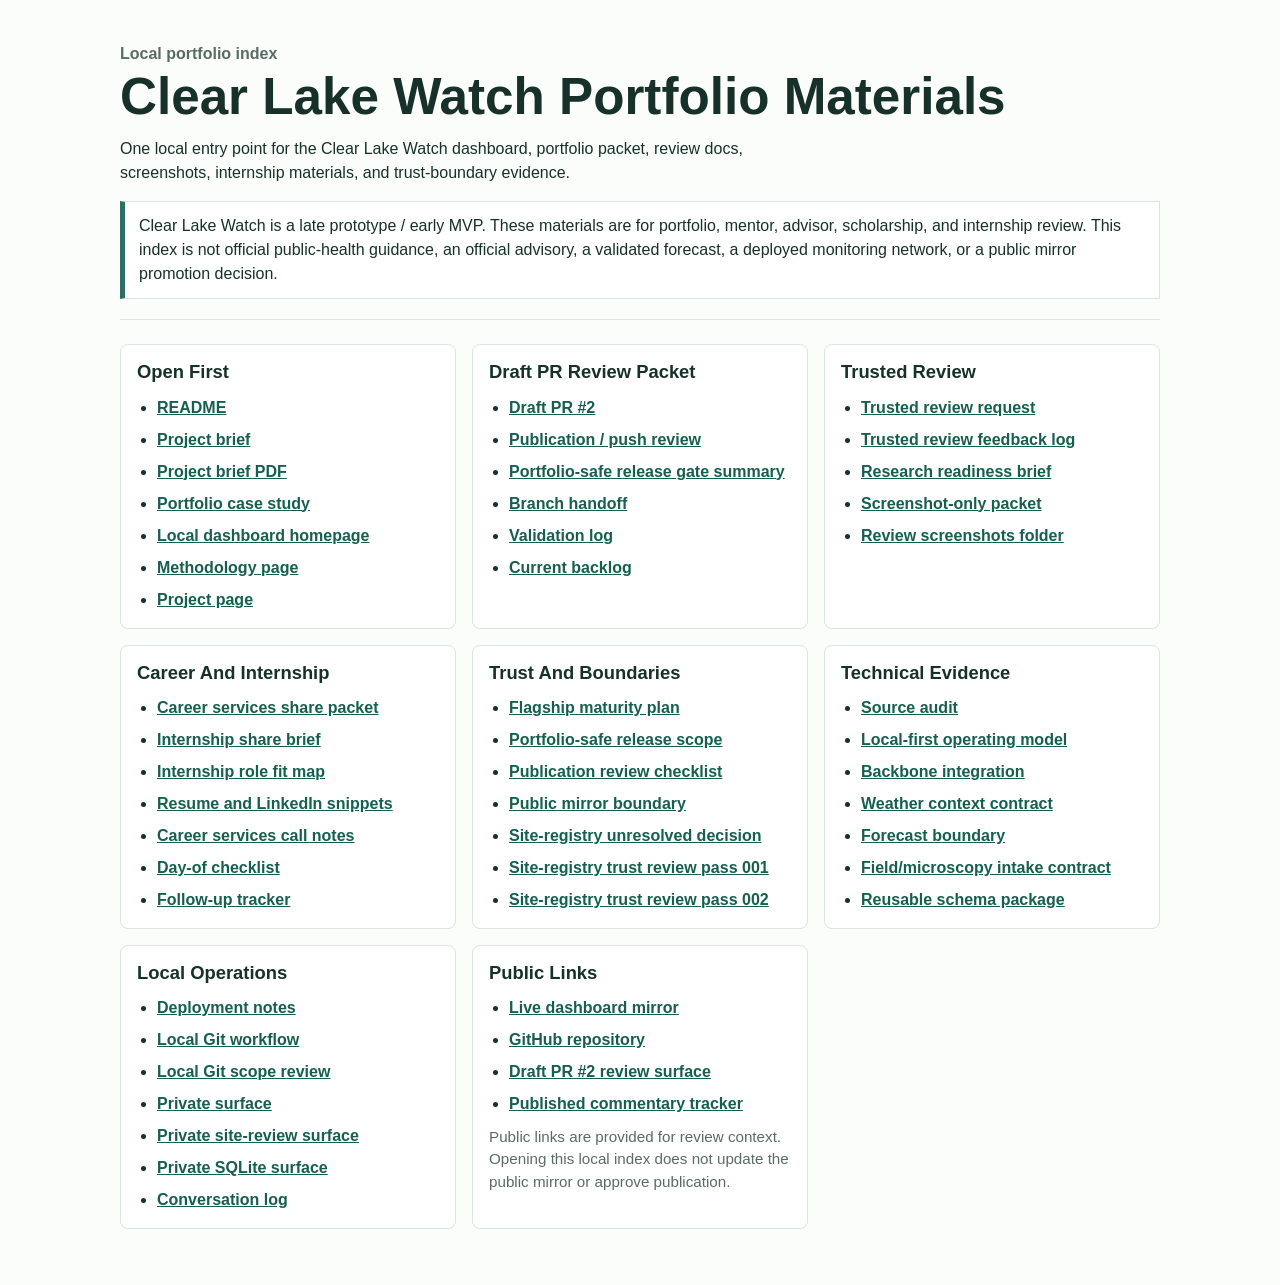
<file: portfolio-materials.html>
<!doctype html>
<html lang="en">
<head>
  <meta charset="utf-8">
  <meta name="viewport" content="width=device-width, initial-scale=1">
  <title>Clear Lake Watch Portfolio Materials</title>
  <style>
    :root {
      color-scheme: light;
      --ink: #17312a;
      --muted: #5a6b66;
      --line: #d9e5df;
      --paper: #fbfdfb;
      --panel: #ffffff;
      --accent: #2f6f5f;
    }

    * {
      box-sizing: border-box;
    }

    body {
      margin: 0;
      font-family: Aptos, "Segoe UI", -apple-system, BlinkMacSystemFont, "Helvetica Neue", Arial, sans-serif;
      color: var(--ink);
      background: var(--paper);
      line-height: 1.5;
    }

    main {
      width: min(1040px, calc(100% - 32px));
      margin: 0 auto;
      padding: 32px 0 56px;
    }

    header {
      border-bottom: 1px solid var(--line);
      padding-bottom: 20px;
      margin-bottom: 24px;
    }

    h1,
    h2 {
      margin: 0;
      line-height: 1.2;
    }

    h1 {
      font-size: clamp(2rem, 4vw, 3.2rem);
    }

    h2 {
      font-size: 1.15rem;
      margin-bottom: 12px;
    }

    p {
      margin: 10px 0 0;
      max-width: 78ch;
    }

    .status {
      color: var(--muted);
      font-weight: 600;
    }

    .boundary {
      margin-top: 16px;
      padding: 12px 14px;
      border: 1px solid var(--line);
      border-left: 5px solid var(--accent);
      background: var(--panel);
    }

    .grid {
      display: grid;
      grid-template-columns: repeat(auto-fit, minmax(280px, 1fr));
      gap: 16px;
    }

    section {
      border: 1px solid var(--line);
      background: var(--panel);
      padding: 16px;
      border-radius: 8px;
    }

    ul {
      padding-left: 20px;
      margin: 0;
    }

    li + li {
      margin-top: 8px;
    }

    a {
      color: #155f50;
      font-weight: 650;
    }

    .note {
      color: var(--muted);
      font-size: 0.95rem;
    }
  </style>
</head>
<body>
  <main>
    <header>
      <p class="status">Local portfolio index</p>
      <h1>Clear Lake Watch Portfolio Materials</h1>
      <p>
        One local entry point for the Clear Lake Watch dashboard, portfolio packet,
        review docs, screenshots, internship materials, and trust-boundary evidence.
      </p>
      <div class="boundary">
        Clear Lake Watch is a late prototype / early MVP. These materials are for
        portfolio, mentor, advisor, scholarship, and internship review. This index is
        not official public-health guidance, an official advisory, a validated forecast,
        a deployed monitoring network, or a public mirror promotion decision.
      </div>
    </header>

    <div class="grid">
      <section>
        <h2>Open First</h2>
        <ul>
          <li><a href="README.md">README</a></li>
          <li><a href="docs/project-brief.md">Project brief</a></li>
          <li><a href="docs/Clear-Lake-Watch-Project-Brief.pdf">Project brief PDF</a></li>
          <li><a href="docs/clear_lake_watch_portfolio_case_study.md">Portfolio case study</a></li>
          <li><a href="index.html">Local dashboard homepage</a></li>
          <li><a href="methodology.html">Methodology page</a></li>
          <li><a href="project.html">Project page</a></li>
        </ul>
      </section>

      <section>
        <h2>Draft PR Review Packet</h2>
        <ul>
          <li><a href="https://github.com/coreytshaffer/clear-lake-watch/pull/2">Draft PR #2</a></li>
          <li><a href="docs/publication-push-review-2026-05-07.md">Publication / push review</a></li>
          <li><a href="docs/portfolio-safe-release-gate-summary.md">Portfolio-safe release gate summary</a></li>
          <li><a href="docs/portfolio-release-branch-handoff.md">Branch handoff</a></li>
          <li><a href="docs/portfolio-safe-release-validation-log.md">Validation log</a></li>
          <li><a href="docs/backlog.md">Current backlog</a></li>
        </ul>
      </section>

      <section>
        <h2>Trusted Review</h2>
        <ul>
          <li><a href="docs/trusted-review-request.md">Trusted review request</a></li>
          <li><a href="docs/trusted-review-feedback-log.md">Trusted review feedback log</a></li>
          <li><a href="docs/research-readiness-brief.md">Research readiness brief</a></li>
          <li><a href="docs/screenshot-only-portfolio-packet.md">Screenshot-only packet</a></li>
          <li><a href="docs/review-screenshots/">Review screenshots folder</a></li>
        </ul>
      </section>

      <section>
        <h2>Career And Internship</h2>
        <ul>
          <li><a href="docs/career-services-share-packet.md">Career services share packet</a></li>
          <li><a href="docs/internship-share-brief.md">Internship share brief</a></li>
          <li><a href="docs/internship-role-fit-map.md">Internship role fit map</a></li>
          <li><a href="docs/resume-linkedin-snippets.md">Resume and LinkedIn snippets</a></li>
          <li><a href="docs/career-services-call-notes.md">Career services call notes</a></li>
          <li><a href="docs/career-services-day-of-checklist.md">Day-of checklist</a></li>
          <li><a href="docs/career-services-follow-up-tracker.md">Follow-up tracker</a></li>
        </ul>
      </section>

      <section>
        <h2>Trust And Boundaries</h2>
        <ul>
          <li><a href="docs/flagship-maturity-plan.md">Flagship maturity plan</a></li>
          <li><a href="docs/portfolio-safe-release-scope.md">Portfolio-safe release scope</a></li>
          <li><a href="docs/publication-review-checklist.md">Publication review checklist</a></li>
          <li><a href="docs/public-mirror-boundary.md">Public mirror boundary</a></li>
          <li><a href="docs/site-registry-unresolved-decision.md">Site-registry unresolved decision</a></li>
          <li><a href="docs/site-registry-trust-review-pass-001.md">Site-registry trust review pass 001</a></li>
          <li><a href="docs/site-registry-trust-review-pass-002.md">Site-registry trust review pass 002</a></li>
        </ul>
      </section>

      <section>
        <h2>Technical Evidence</h2>
        <ul>
          <li><a href="docs/source-audit.md">Source audit</a></li>
          <li><a href="docs/local-first-operating-model.md">Local-first operating model</a></li>
          <li><a href="docs/backbone-integration.md">Backbone integration</a></li>
          <li><a href="docs/weather-context-contract.md">Weather context contract</a></li>
          <li><a href="docs/forecast-boundary.md">Forecast boundary</a></li>
          <li><a href="docs/field-microscopy-intake-contract.md">Field/microscopy intake contract</a></li>
          <li><a href="docs/reusable-schema-package.md">Reusable schema package</a></li>
        </ul>
      </section>

      <section>
        <h2>Local Operations</h2>
        <ul>
          <li><a href="docs/deployment.md">Deployment notes</a></li>
          <li><a href="docs/local-git-workflow.md">Local Git workflow</a></li>
          <li><a href="docs/local-git-scope-review-2026-05-07.md">Local Git scope review</a></li>
          <li><a href="docs/private-surface.md">Private surface</a></li>
          <li><a href="docs/private-site-review-surface.md">Private site-review surface</a></li>
          <li><a href="docs/private-sqlite-surface.md">Private SQLite surface</a></li>
          <li><a href="docs/conversation-log.md">Conversation log</a></li>
        </ul>
      </section>

      <section>
        <h2>Public Links</h2>
        <ul>
          <li><a href="https://coreytshaffer.github.io/clear-lake-watch/">Live dashboard mirror</a></li>
          <li><a href="https://github.com/coreytshaffer/clear-lake-watch">GitHub repository</a></li>
          <li><a href="https://github.com/coreytshaffer/clear-lake-watch/pull/2">Draft PR #2 review surface</a></li>
          <li><a href="docs/published-commentary.md">Published commentary tracker</a></li>
        </ul>
        <p class="note">
          Public links are provided for review context. Opening this local index does not
          update the public mirror or approve publication.
        </p>
      </section>
    </div>
  </main>
</body>
</html>
</file>
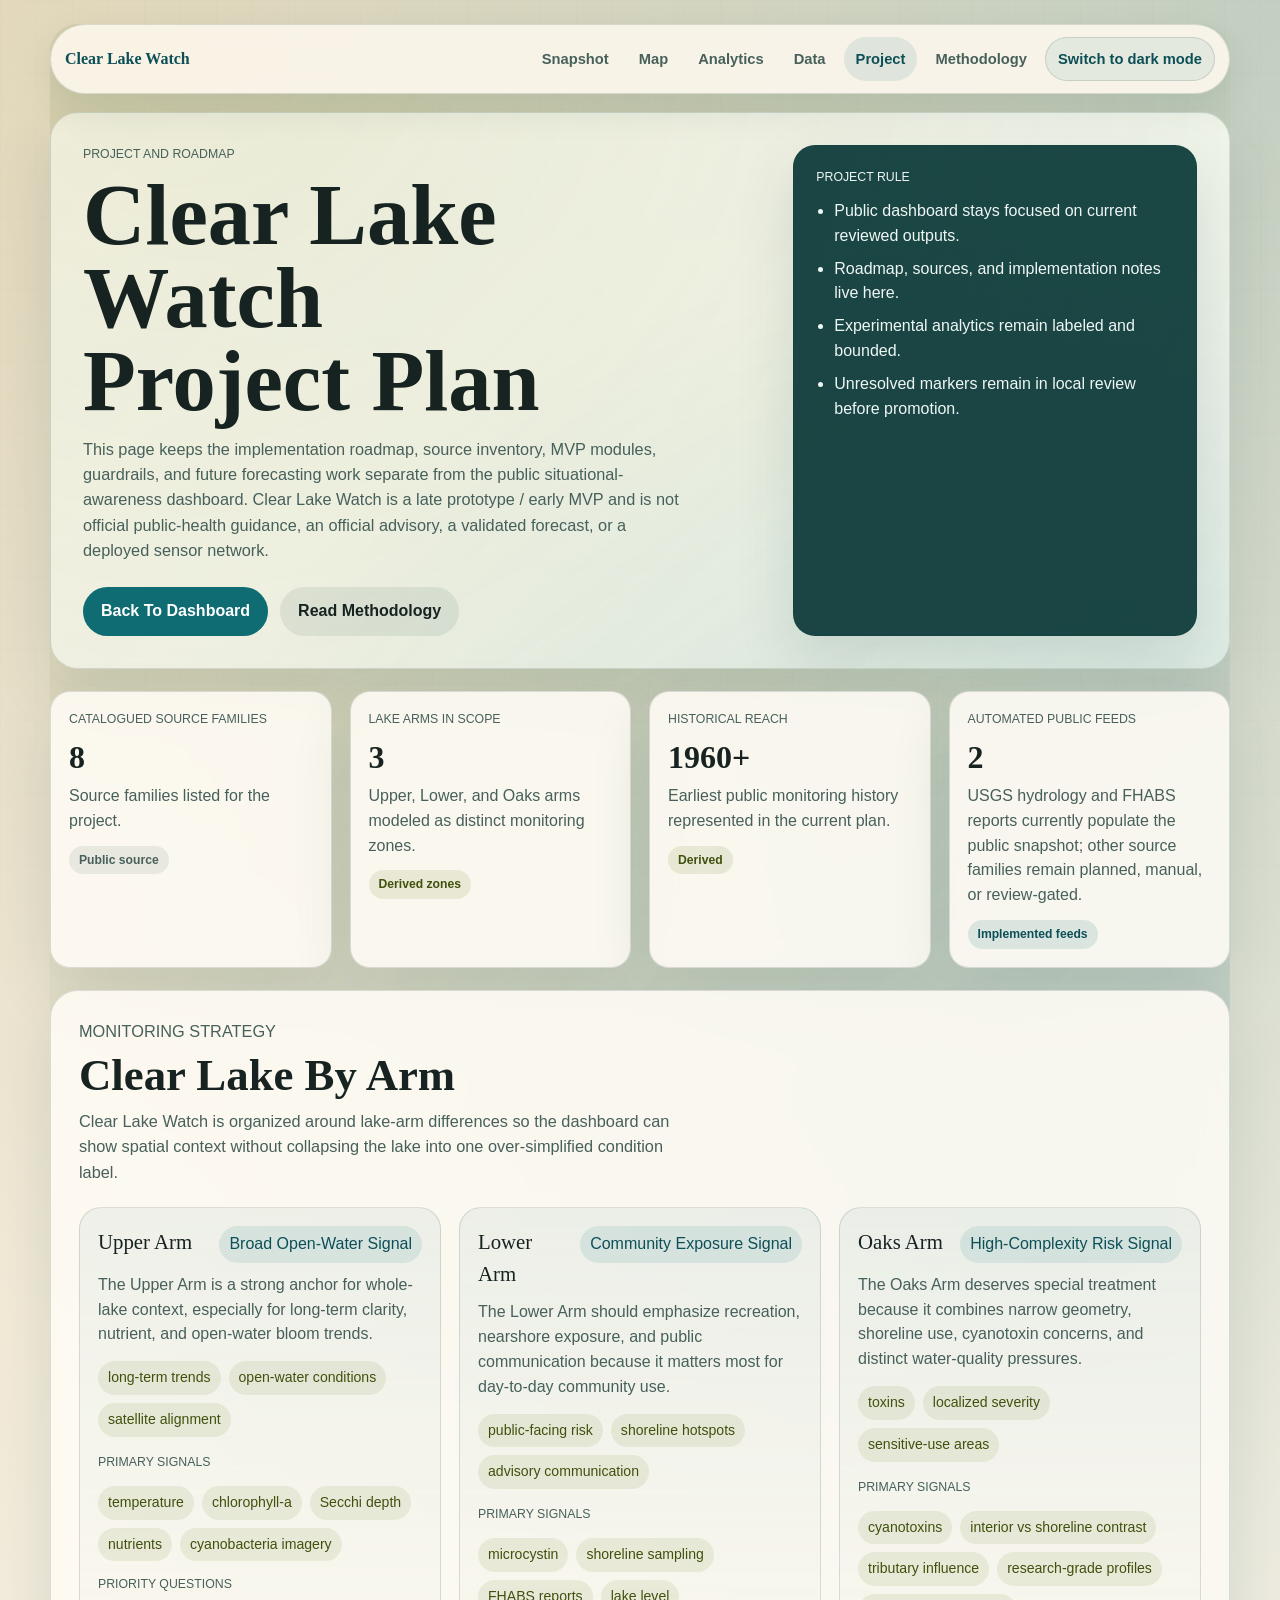
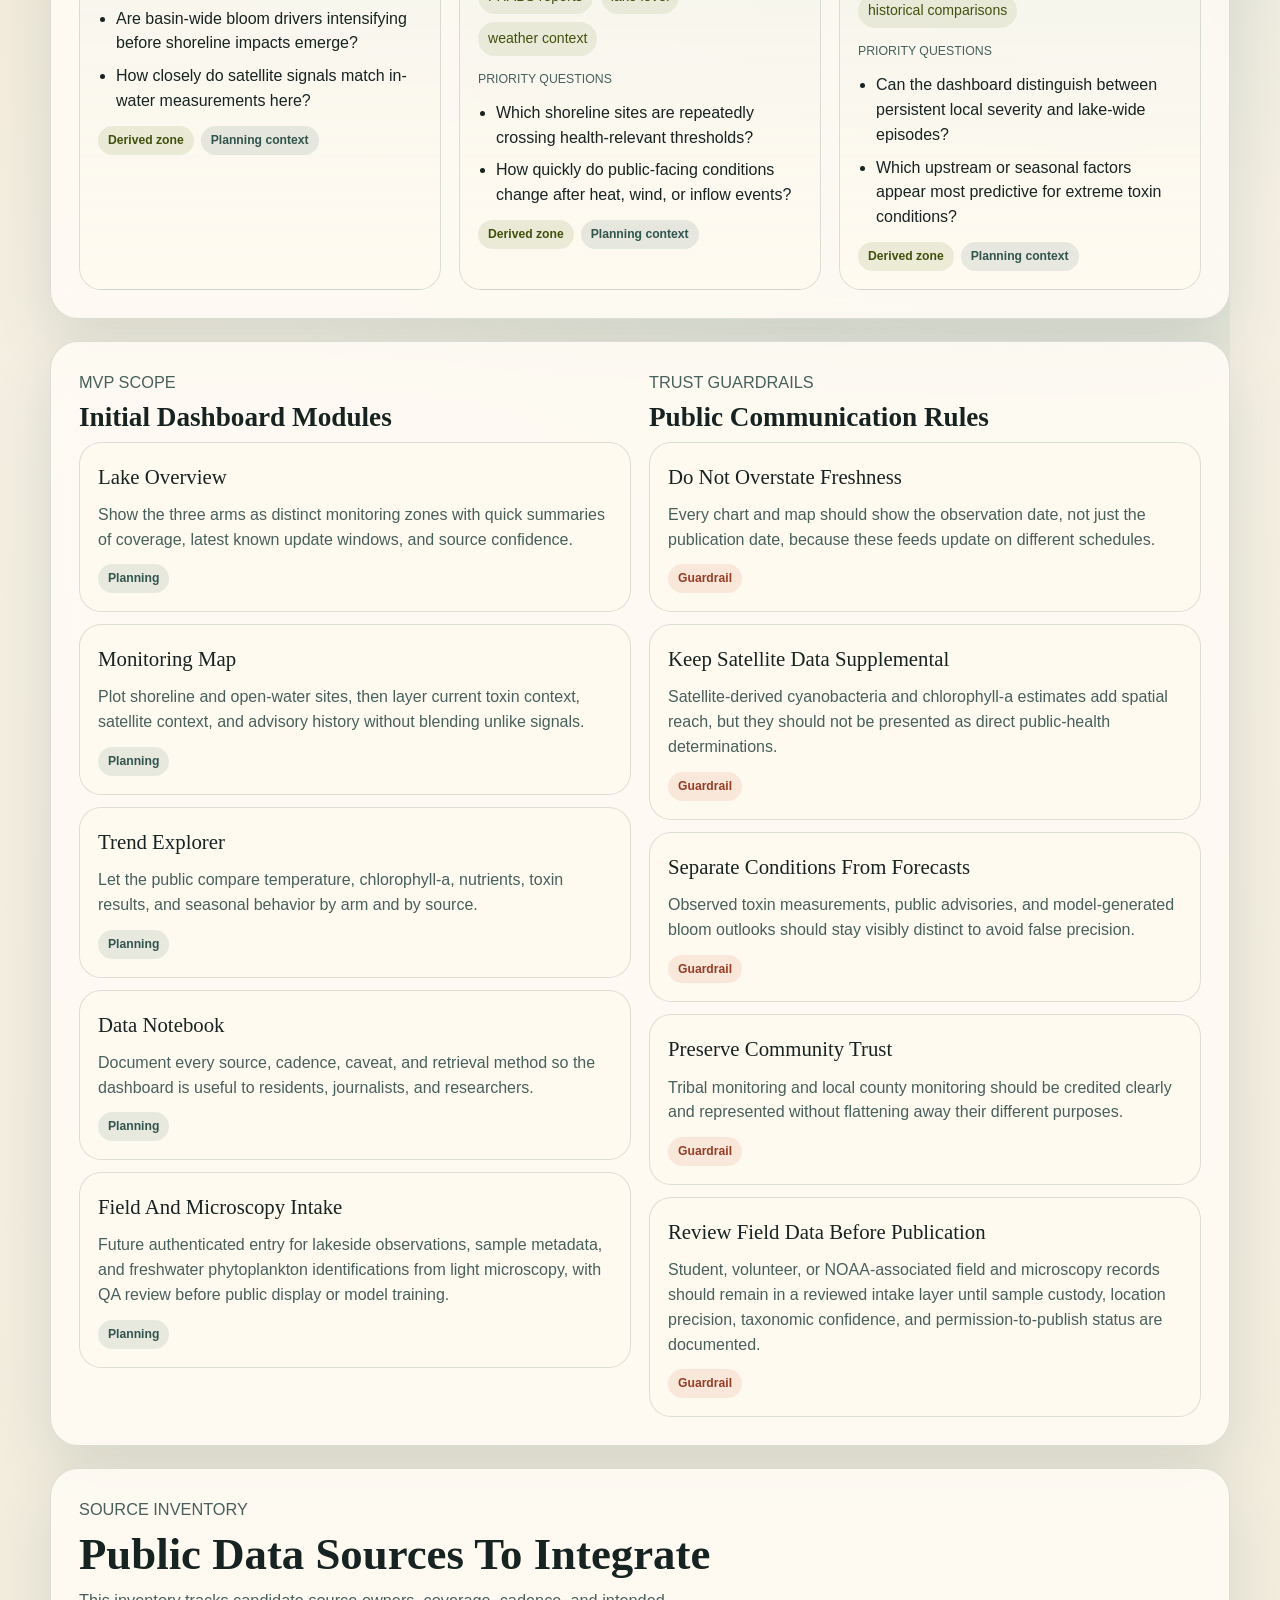
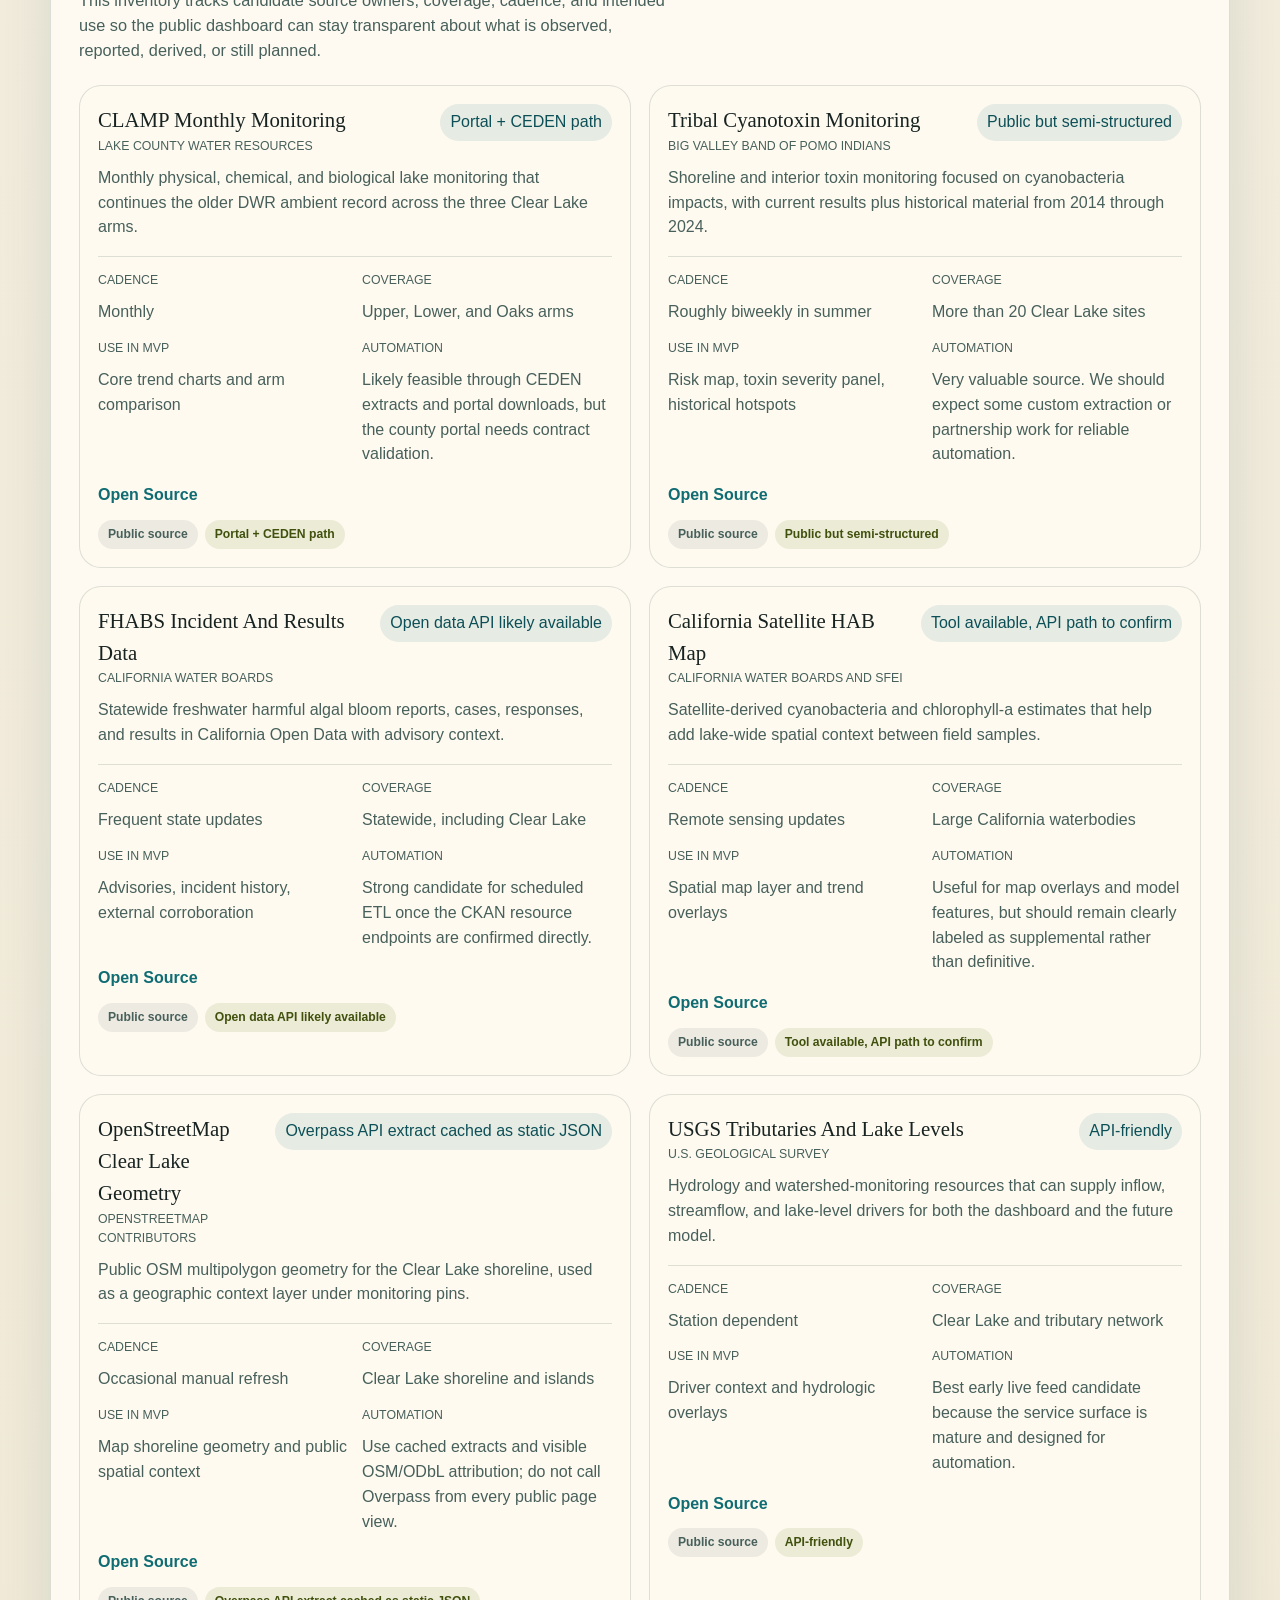
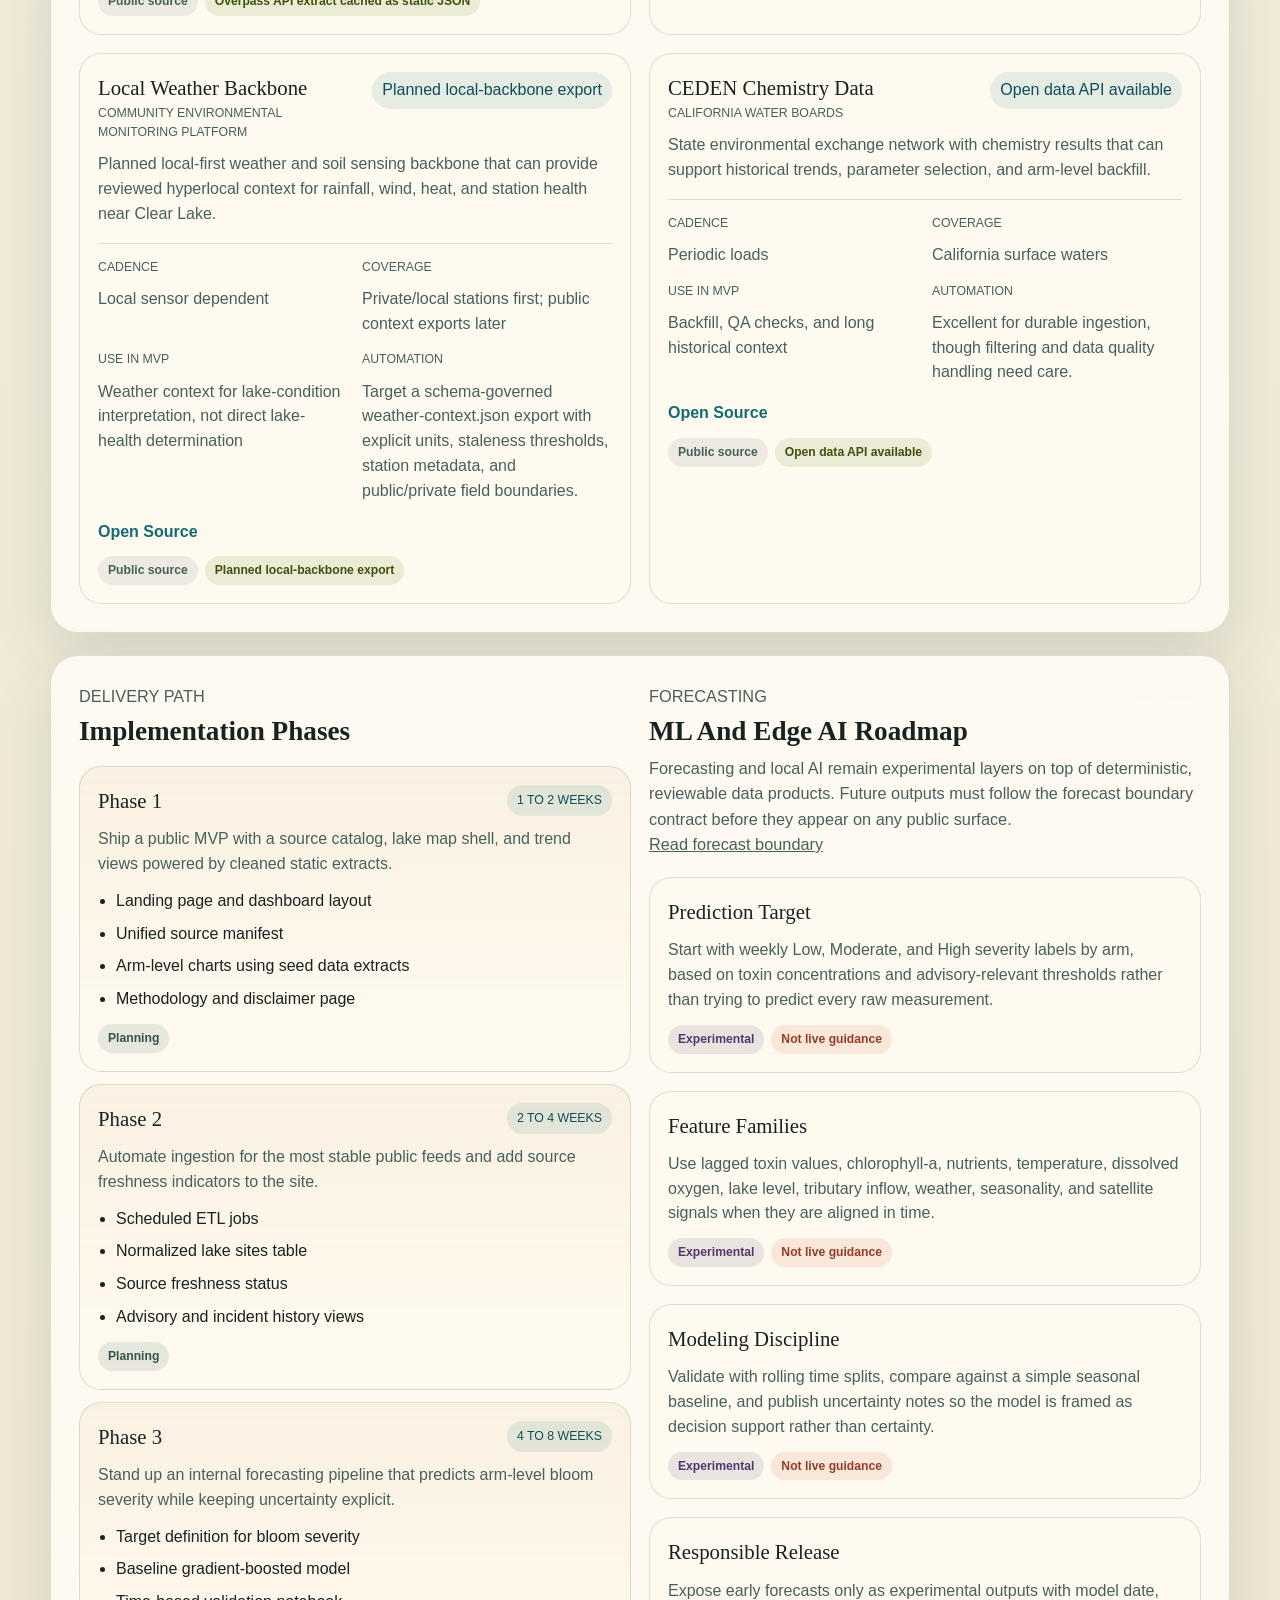
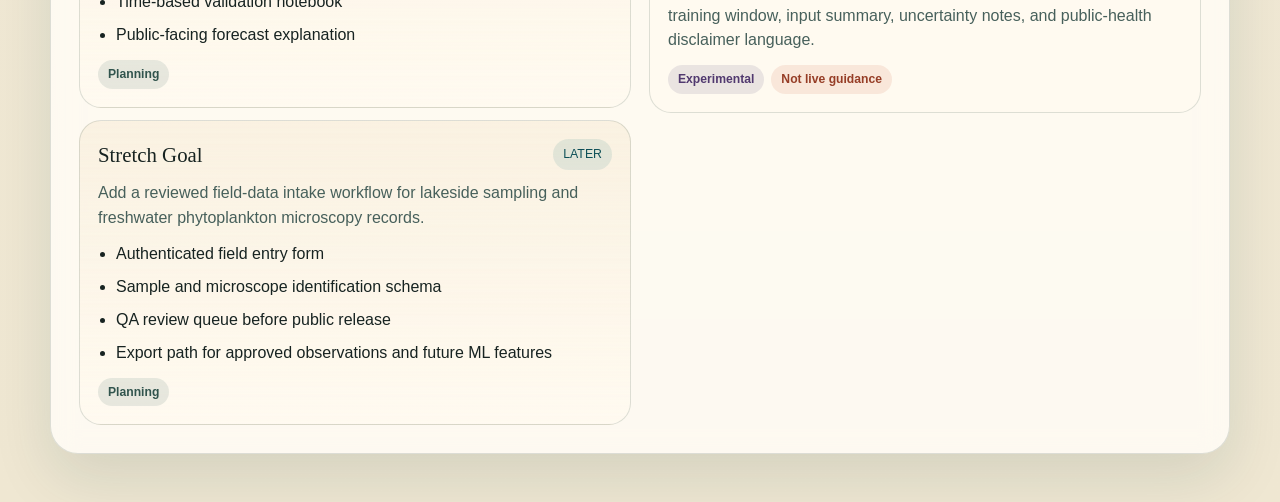
<file: project.html>
<!doctype html>
<html lang="en">
  <head>
    <meta charset="utf-8">
    <meta name="viewport" content="width=device-width, initial-scale=1">
    <meta name="theme-color" content="#f3efe2">
    <meta name="apple-mobile-web-app-capable" content="yes">
    <meta name="apple-mobile-web-app-title" content="Clear Lake Watch">
    <title>Project | Clear Lake Watch</title>
    <meta
      name="description"
      content="Project roadmap, source inventory, and implementation guardrails for the Clear Lake Watch dashboard prototype."
    >
    <link rel="icon" href="./assets/clear-lake-watch.ico">
    <link rel="apple-touch-icon" href="./assets/apple-touch-icon.png">
    <link rel="manifest" href="./manifest.webmanifest">
    <link rel="stylesheet" href="./styles.css">
  </head>
  <body>
    <a class="skip-link" href="#main-content">Skip to project content</a>
    <div class="page-shell">
      <nav class="site-nav" aria-label="Primary navigation">
        <a class="brand-link" href="./index.html">Clear Lake Watch</a>
        <div class="nav-links">
          <a href="./index.html#live">Snapshot</a>
          <a href="./index.html#map">Map</a>
          <a href="./index.html#analytics">Analytics</a>
          <a href="./index.html#data-products">Data</a>
          <a href="./project.html" aria-current="page">Project</a>
          <a href="./methodology.html">Methodology</a>
          <button class="theme-toggle" id="theme-toggle" type="button" aria-controls="theme-status">
            Switch to dark mode
          </button>
        </div>
        <span id="theme-status" class="sr-only" role="status"></span>
      </nav>

      <header class="hero methodology-hero">
        <div class="hero-copy">
          <p class="eyebrow">Project And Roadmap</p>
          <h1>Clear Lake Watch Project Plan</h1>
          <p class="hero-text">
            This page keeps the implementation roadmap, source inventory, MVP
            modules, guardrails, and future forecasting work separate from the
            public situational-awareness dashboard. Clear Lake Watch is a
            late prototype / early MVP and is not official public-health guidance,
            an official advisory, a validated forecast, or a deployed sensor
            network.
          </p>
          <div class="hero-actions">
            <a href="./index.html" class="button button-primary">Back To Dashboard</a>
            <a href="./methodology.html" class="button button-secondary">Read Methodology</a>
          </div>
        </div>
        <aside class="hero-panel">
          <p class="panel-label">Project Rule</p>
          <ul class="hero-list">
            <li>Public dashboard stays focused on current reviewed outputs.</li>
            <li>Roadmap, sources, and implementation notes live here.</li>
            <li>Experimental analytics remain labeled and bounded.</li>
            <li>Unresolved markers remain in local review before promotion.</li>
          </ul>
        </aside>
      </header>

      <main id="main-content" tabindex="-1">
        <section class="stats-grid" id="summary"></section>

        <section class="section" id="arms">
          <div class="section-heading">
            <p class="eyebrow">Monitoring Strategy</p>
            <h2>Clear Lake By Arm</h2>
            <p>
              Clear Lake Watch is organized around lake-arm differences so the
              dashboard can show spatial context without collapsing the lake into
              one over-simplified condition label.
            </p>
          </div>
          <div class="arm-grid" id="arm-grid"></div>
        </section>

        <section class="section split-section">
          <div>
            <div class="section-heading compact">
              <p class="eyebrow">MVP Scope</p>
              <h2>Initial Dashboard Modules</h2>
            </div>
            <div class="module-list" id="module-list"></div>
          </div>
          <div>
            <div class="section-heading compact">
              <p class="eyebrow">Trust Guardrails</p>
              <h2>Public Communication Rules</h2>
            </div>
            <div class="guardrail-list" id="guardrail-list"></div>
          </div>
        </section>

        <section class="section" id="sources">
          <div class="section-heading">
            <p class="eyebrow">Source Inventory</p>
            <h2>Public Data Sources To Integrate</h2>
            <p>
              This inventory tracks candidate source owners, coverage, cadence,
              and intended use so the public dashboard can stay transparent about
              what is observed, reported, derived, or still planned.
            </p>
          </div>
          <div class="source-grid" id="source-grid"></div>
        </section>

        <section class="section split-section" id="pipeline">
          <div>
            <div class="section-heading compact">
              <p class="eyebrow">Delivery Path</p>
              <h2>Implementation Phases</h2>
            </div>
            <div class="phase-list" id="phase-list"></div>
          </div>
          <div>
            <div class="section-heading compact">
              <p class="eyebrow">Forecasting</p>
              <h2>ML And Edge AI Roadmap</h2>
              <p>
                Forecasting and local AI remain experimental layers on top of
                deterministic, reviewable data products. Future outputs must
                follow the forecast boundary contract before they appear on any
                public surface.
              </p>
              <p>
                <a href="./docs/forecast-boundary.md">Read forecast boundary</a>
              </p>
            </div>
            <div class="ml-grid" id="ml-grid"></div>
          </div>
        </section>
      </main>
    </div>

    <template id="stat-template">
      <article class="stat-card">
        <p class="stat-label"></p>
        <strong class="stat-value"></strong>
        <p class="stat-note"></p>
      </article>
    </template>

    <template id="arm-template">
      <article class="arm-card">
        <div class="arm-card-top">
          <p class="arm-name"></p>
          <span class="arm-badge"></span>
        </div>
        <p class="arm-summary"></p>
        <div class="chip-row arm-focus"></div>
        <div class="arm-details">
          <div>
            <p class="detail-label">Primary signals</p>
            <div class="chip-row arm-signals"></div>
          </div>
          <div>
            <p class="detail-label">Priority questions</p>
            <ul class="mini-list arm-questions"></ul>
          </div>
        </div>
      </article>
    </template>

    <template id="source-template">
      <article class="source-card">
        <div class="source-top">
          <div>
            <p class="source-name"></p>
            <p class="source-owner"></p>
          </div>
          <span class="source-status"></span>
        </div>
        <p class="source-summary"></p>
        <div class="meta-grid">
          <div>
            <p class="detail-label">Cadence</p>
            <p class="meta-value source-cadence"></p>
          </div>
          <div>
            <p class="detail-label">Coverage</p>
            <p class="meta-value source-coverage"></p>
          </div>
          <div>
            <p class="detail-label">Use in MVP</p>
            <p class="meta-value source-usage"></p>
          </div>
          <div>
            <p class="detail-label">Automation</p>
            <p class="meta-value source-automation"></p>
          </div>
        </div>
        <a class="source-link" target="_blank" rel="noreferrer">Open Source</a>
      </article>
    </template>

    <template id="simple-card-template">
      <article class="simple-card">
        <p class="simple-title"></p>
        <p class="simple-body"></p>
      </article>
    </template>

    <template id="phase-template">
      <article class="phase-card">
        <div class="phase-top">
          <p class="phase-name"></p>
          <span class="phase-window"></span>
        </div>
        <p class="phase-goal"></p>
        <ul class="mini-list phase-deliverables"></ul>
      </article>
    </template>

    <script type="module" src="./app.js"></script>
  </body>
</html>
</file>
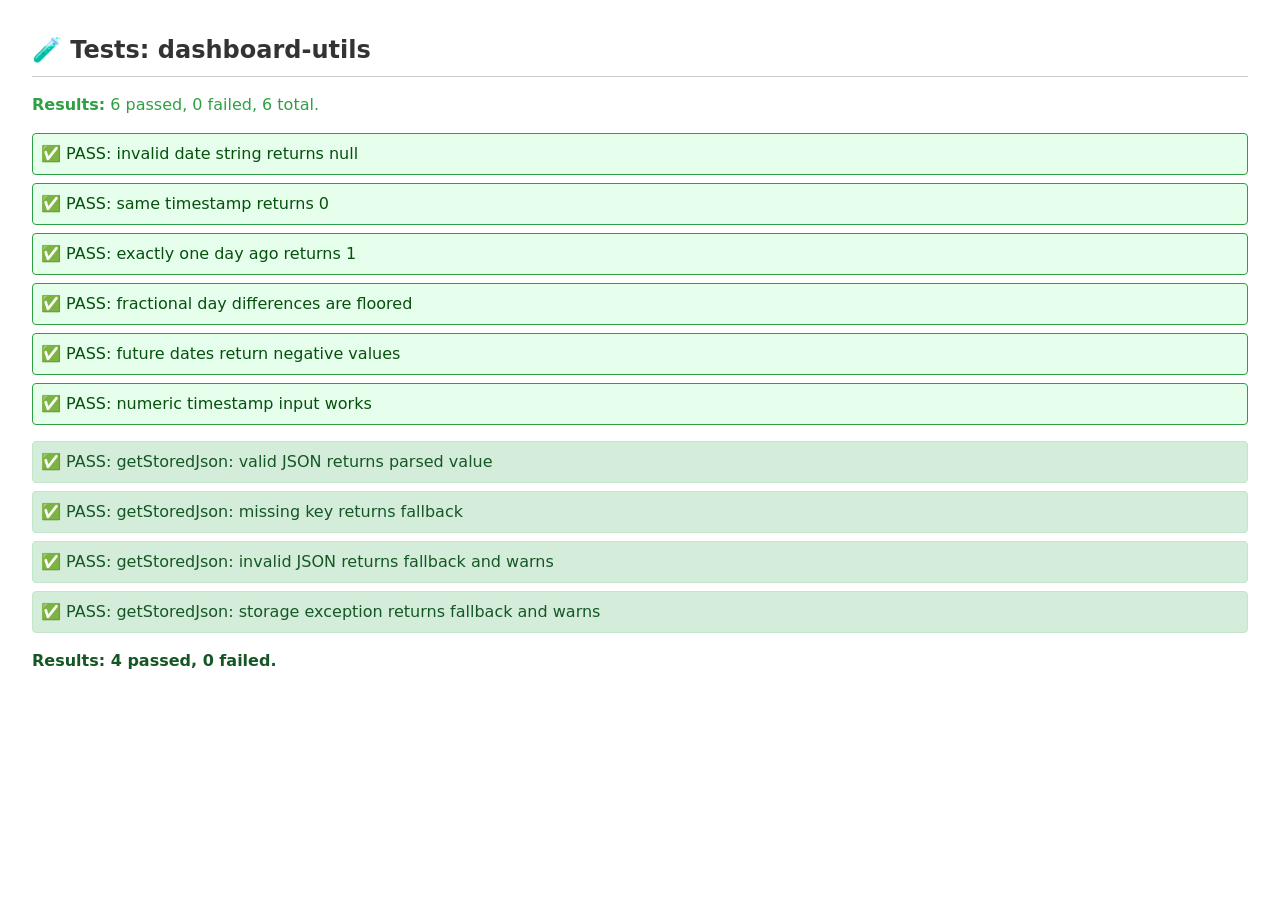
<file: tests/dashboard-utils.test.html>
<!DOCTYPE html>
<html lang="en">
<head>
  <meta charset="UTF-8">
  <meta name="viewport" content="width=device-width, initial-scale=1.0">
  <title>🧪 Tests: dashboard-utils</title>
  <style>
    body {
      font-family: system-ui, -apple-system, sans-serif;
      margin: 2rem;
      line-height: 1.5;
      color: #333;
    }
    h1 {
      font-size: 1.5rem;
      border-bottom: 1px solid #ccc;
      padding-bottom: 0.5rem;
    }
    #test-results, #results {
      list-style-type: none;
      padding: 0;
    }
    .test-result {
      padding: 0.5rem;
      margin-bottom: 0.5rem;
      border-radius: 4px;
      border: 1px solid #ccc;
    }
    /* Styles from current testing-improvement branch */
    .test-pass {
      background-color: #e6ffed;
      border-color: #2ea043;
      color: #05500c;
    }
    .test-fail {
      background-color: #ffebe9;
      border-color: #cf222e;
      color: #82071e;
    }
    .error-details {
      margin-top: 0.5rem;
      font-family: monospace;
      white-space: pre-wrap;
      background: rgba(0,0,0,0.05);
      padding: 0.5rem;
    }
    /* Styles from main branch */
    .pass {
      background-color: #d4edda;
      color: #155724;
      border: 1px solid #c3e6cb;
    }
    .fail {
      background-color: #f8d7da;
      color: #721c24;
      border: 1px solid #f5c6cb;
    }
    .summary {
      margin-top: 1rem;
      font-weight: bold;
    }
  </style>
</head>
<body>
  <h1>🧪 Tests: dashboard-utils</h1>
  
  <div id="summary">Running external tests...</div>
  <ul id="test-results"></ul>
  <script type="module" src="./dashboard-utils.test.js"></script>

  <div id="results"></div>
  <div id="main-summary" class="summary"></div>

  <script type="module">
    import { getStoredJson } from '../scripts/dashboard-utils.js';

    const resultsDiv = document.getElementById('results');
    let passed = 0;
    let failed = 0;

    function report(name, isPass, errorMsg = '') {
      const div = document.createElement('div');
      div.className = `test-result ${isPass ? 'pass' : 'fail'}`;
      div.textContent = `${isPass ? '✅ PASS' : '❌ FAIL'}: ${name} ${errorMsg ? '- ' + errorMsg : ''}`;
      resultsDiv.appendChild(div);
      if (isPass) passed++;
      else failed++;
    }

    // A tiny test runner helper
    function test(name, fn) {
      try {
        fn();
        report(name, true);
      } catch (err) {
        report(name, false, err.message);
        console.error(err);
      }
    }

    // Assert helpers
    const assert = {
      strictEqual: (actual, expected, msg) => {
        if (actual !== expected) {
          throw new Error(msg || `Expected ${expected} but got ${actual}`);
        }
      },
      deepEqual: (actual, expected, msg) => {
        if (JSON.stringify(actual) !== JSON.stringify(expected)) {
          throw new Error(msg || `Expected ${JSON.stringify(expected)} but got ${JSON.stringify(actual)}`);
        }
      }
    };

    // Keep track of original methods to restore them
    const originalGetItem = Storage.prototype.getItem;
    const originalWarn = console.warn;

    function resetMocks() {
      Storage.prototype.getItem = originalGetItem;
      console.warn = originalWarn;
    }

    function mockStoredValue(expectedKey, value) {
      Storage.prototype.getItem = (key) => key === expectedKey ? value : null;
    }

    // Setup tests
    try {
      // 1. Valid JSON returns the parsed value
      test('getStoredJson: valid JSON returns parsed value', () => {
        resetMocks();
        mockStoredValue('test-valid-json', JSON.stringify({ a: 1, b: 'test' }));
        const result = getStoredJson('test-valid-json', { fallback: true });
        assert.deepEqual(result, { a: 1, b: 'test' });
      });

      // 2. Missing key / null storage value returns the fallback
      test('getStoredJson: missing key returns fallback', () => {
        resetMocks();
        mockStoredValue('test-missing-key', null);
        const result = getStoredJson('test-missing-key', { default: 'value' });
        assert.deepEqual(result, { default: 'value' });
      });

      // 3. Invalid JSON returns the fallback and calls console.warn
      test('getStoredJson: invalid JSON returns fallback and warns', () => {
        resetMocks();

        let warnCalled = false;
        console.warn = (msg) => {
          warnCalled = true;
          // We can optionally verify it's a SyntaxError, but knowing it warned is the main goal
        };

        // Inject invalid JSON without changing storage for the page's origin
        mockStoredValue('test-invalid-json', '{ invalid: json ]');

        const result = getStoredJson('test-invalid-json', 'fallback-val');

        assert.strictEqual(result, 'fallback-val', 'Should return fallback value');
        assert.strictEqual(warnCalled, true, 'console.warn should have been called');
      });

      // 4. localStorage.getItem throwing an error returns the fallback and calls console.warn
      test('getStoredJson: storage exception returns fallback and warns', () => {
        resetMocks();

        let warnCalled = false;
        console.warn = (msg) => {
          warnCalled = true;
        };

        // Mock getItem to throw
        Storage.prototype.getItem = () => {
          throw new Error('Simulated Storage Error');
        };

        const result = getStoredJson('test-throw', 42);

        assert.strictEqual(result, 42, 'Should return fallback value');
        assert.strictEqual(warnCalled, true, 'console.warn should have been called');
      });

    } finally {
      // Ensure mocks are restored
      resetMocks();
    }

    // Update summary
    const summaryDiv = document.getElementById('main-summary');
    summaryDiv.textContent = `Results: ${passed} passed, ${failed} failed.`;
    if (failed > 0) {
      summaryDiv.style.color = '#721c24';
    } else {
      summaryDiv.style.color = '#155724';
    }
  </script>
</body>
</html>
</file>
<file: styles.css>
:root {
  --bg: #f3efe2;
  --bg-deep: #0d3b3a;
  --panel: rgba(255, 252, 245, 0.88);
  --panel-strong: #fffaf0;
  --ink: #172321;
  --ink-soft: #47605b;
  --line: rgba(18, 49, 48, 0.14);
  --lake: #0f6c73;
  --lake-deep: #0d4f57;
  --reed: #7b8f3d;
  --sand: #ddb66f;
  --alert: #c85b3c;
  --review-ink: #963d26;
  --primary-ink: #fff;
  --shadow: 0 24px 60px rgba(13, 59, 58, 0.12);
}

:root[data-theme="dark"] {
  --bg: #071817;
  --bg-deep: #041110;
  --panel: rgba(13, 34, 32, 0.9);
  --panel-strong: #102522;
  --ink: #edf6f1;
  --ink-soft: #b5cbc4;
  --line: rgba(217, 235, 225, 0.16);
  --lake: #65c5c3;
  --lake-deep: #9bddda;
  --reed: #b8c770;
  --sand: #e1bd73;
  --alert: #ef8a66;
  --review-ink: #e1bd73;
  --primary-ink: #071817;
  --shadow: 0 24px 60px rgba(0, 0, 0, 0.34);
}

* {
  box-sizing: border-box;
}

html {
  scroll-behavior: smooth;
  -webkit-text-size-adjust: 100%;
  text-size-adjust: 100%;
}

body {
  margin: 0;
  min-height: 100vh;
  color: var(--ink);
  background:
    radial-gradient(circle at top left, rgba(221, 182, 111, 0.32), transparent 28%),
    radial-gradient(circle at top right, rgba(15, 108, 115, 0.24), transparent 26%),
    linear-gradient(180deg, #f6f2e8 0%, #efe7d2 100%);
  font-family: "Aptos", "Segoe UI", -apple-system, BlinkMacSystemFont, "Helvetica Neue", Arial, sans-serif;
  padding-left: env(safe-area-inset-left, 0px);
  padding-right: env(safe-area-inset-right, 0px);
  padding-bottom: env(safe-area-inset-bottom, 0px);
}

:root[data-theme="dark"] body {
  background:
    radial-gradient(circle at top left, rgba(225, 189, 115, 0.14), transparent 30%),
    radial-gradient(circle at top right, rgba(101, 197, 195, 0.18), transparent 28%),
    linear-gradient(180deg, #061715 0%, #0b201d 100%);
}

body::before {
  content: "";
  position: fixed;
  inset: 0;
  pointer-events: none;
  opacity: 0.2;
  background-image:
    linear-gradient(rgba(13, 59, 58, 0.04) 1px, transparent 1px),
    linear-gradient(90deg, rgba(13, 59, 58, 0.04) 1px, transparent 1px);
  background-size: 36px 36px;
}

:root[data-theme="dark"] body::before {
  opacity: 0.08;
}

h1,
h2,
.stat-value,
.arm-name,
.source-name,
.phase-name,
.simple-title {
  font-family: "Georgia", "Palatino Linotype", "Book Antiqua", Times, serif;
  letter-spacing: 0;
}

p,
li,
a,
span {
  line-height: 1.55;
}

a {
  color: inherit;
}

.skip-link {
  position: fixed;
  left: 16px;
  top: 16px;
  z-index: 100;
  padding: 10px 14px;
  border-radius: 999px;
  background: var(--ink);
  color: var(--panel-strong);
  font-weight: 800;
  text-decoration: none;
  transform: translateY(-180%);
  transition: transform 160ms ease;
}

.skip-link:focus {
  transform: translateY(0);
}

.sr-only {
  position: absolute;
  width: 1px;
  height: 1px;
  padding: 0;
  margin: -1px;
  overflow: hidden;
  clip-path: inset(50%);
  white-space: nowrap;
  border: 0;
}

.page-shell {
  position: relative;
  width: calc(100% - 32px);
  max-width: 1180px;
  margin: calc(24px + env(safe-area-inset-top, 0px)) auto 48px;
}

.site-nav {
  position: sticky;
  top: calc(12px + env(safe-area-inset-top, 0px));
  z-index: 10;
  display: flex;
  align-items: center;
  justify-content: space-between;
  gap: 16px;
  margin-bottom: 18px;
  padding: 12px 14px;
  border: 1px solid var(--line);
  border-radius: 999px;
  background: rgba(255, 250, 240, 0.86);
  box-shadow: 0 14px 36px rgba(13, 59, 58, 0.1);
  backdrop-filter: blur(16px);
}

section[id],
.map-detail {
  scroll-margin-top: calc(96px + env(safe-area-inset-top, 0px));
}

:root[data-theme="dark"] .site-nav {
  background: rgba(10, 30, 27, 0.86);
}

.brand-link {
  font-family: "Georgia", "Palatino Linotype", "Book Antiqua", Times, serif;
  font-weight: 800;
  text-decoration: none;
  color: var(--lake-deep);
}

.nav-links {
  display: flex;
  flex-wrap: wrap;
  gap: 6px;
  justify-content: flex-end;
}

.nav-links a {
  display: inline-flex;
  align-items: center;
  min-height: 44px;
  padding: 10px 12px;
  border-radius: 999px;
  color: var(--ink-soft);
  font-size: 0.92rem;
  font-weight: 700;
  text-decoration: none;
}

.nav-links a:hover,
.nav-links a[aria-current] {
  background: rgba(15, 108, 115, 0.1);
  color: var(--lake-deep);
}

.theme-toggle {
  min-height: 44px;
  border: 1px solid var(--line);
  border-radius: 999px;
  padding: 10px 12px;
  background: rgba(15, 108, 115, 0.08);
  color: var(--lake-deep);
  cursor: pointer;
  font: inherit;
  font-size: 0.92rem;
  font-weight: 800;
}

.theme-toggle:hover {
  background: var(--lake);
  color: var(--panel-strong);
}

a:focus-visible,
button:focus-visible,
.trend-data summary:focus-visible,
.map-marker:focus-visible,
.map-detail:focus-visible,
main:focus-visible {
  outline: 3px solid var(--sand);
  outline-offset: 3px;
}

.hero,
.section,
.stat-card,
.hero-panel {
  border: 1px solid var(--line);
  box-shadow: var(--shadow);
}

.hero {
  display: grid;
  grid-template-columns: 1.7fr 1fr;
  gap: 24px;
  padding: 32px;
  border-radius: 28px;
  background:
    linear-gradient(135deg, rgba(255, 250, 240, 0.95), rgba(238, 245, 239, 0.92)),
    linear-gradient(180deg, rgba(255, 255, 255, 0.8), rgba(255, 255, 255, 0.72));
  overflow: hidden;
}

:root[data-theme="dark"] .hero {
  background:
    linear-gradient(135deg, rgba(16, 37, 34, 0.96), rgba(12, 47, 43, 0.92)),
    linear-gradient(180deg, rgba(255, 255, 255, 0.03), rgba(255, 255, 255, 0.01));
}

.hero::after {
  content: "";
  position: absolute;
  inset: 0;
  border-radius: 28px;
  pointer-events: none;
  background:
    radial-gradient(circle at 85% 18%, rgba(15, 108, 115, 0.16), transparent 18%),
    radial-gradient(circle at 12% 0%, rgba(123, 143, 61, 0.15), transparent 20%);
}

.hero-copy,
.hero-panel {
  position: relative;
  z-index: 1;
}

.eyebrow,
.panel-label,
.detail-label,
.stat-label,
.source-owner,
.phase-window {
  margin: 0;
  text-transform: uppercase;
  letter-spacing: 0;
  font-size: 0.77rem;
  color: var(--ink-soft);
}

h1 {
  margin: 10px 0 14px;
  font-size: clamp(3rem, 7vw, 5.4rem);
  line-height: 0.96;
  max-width: 16ch;
}

h2 {
  margin: 8px 0 10px;
  font-size: clamp(1.9rem, 4vw, 2.8rem);
  line-height: 1.05;
}

.hero-text,
.section-heading p {
  max-width: 66ch;
  margin: 0;
  color: var(--ink-soft);
  font-size: 1.02rem;
}

.hero-actions {
  display: flex;
  flex-wrap: wrap;
  gap: 12px;
  margin-top: 24px;
}

.reviewer-fast-path {
  margin-top: 22px;
  padding: 14px;
  border: 1px solid rgba(15, 108, 115, 0.18);
  border-radius: 18px;
  background: rgba(255, 250, 240, 0.68);
}

:root[data-theme="dark"] .reviewer-fast-path {
  background: rgba(101, 197, 195, 0.08);
}

.reviewer-fast-links {
  display: grid;
  grid-template-columns: repeat(3, minmax(0, 1fr));
  gap: 10px;
  margin-top: 10px;
}

.reviewer-fast-links a {
  display: inline-flex;
  align-items: center;
  min-height: 44px;
  padding: 10px 12px;
  border: 1px solid var(--line);
  border-radius: 14px;
  background: rgba(15, 108, 115, 0.08);
  color: var(--lake-deep);
  font-weight: 800;
  text-decoration: none;
}

.reviewer-fast-links a:hover {
  background: rgba(15, 108, 115, 0.14);
}

.button {
  display: inline-flex;
  align-items: center;
  justify-content: center;
  min-height: 44px;
  padding: 12px 18px;
  border-radius: 999px;
  text-decoration: none;
  font-weight: 600;
  transition: transform 180ms ease, background-color 180ms ease;
}

.button:hover {
  transform: translateY(-2px);
}

.button-primary {
  background: var(--lake);
  color: var(--primary-ink);
  /* Switch both theme colors together. */
  transition-property: transform;
}

.button-secondary {
  background: rgba(13, 59, 58, 0.08);
  color: var(--ink);
}

.hero-panel {
  align-self: stretch;
  padding: 22px;
  border-radius: 22px;
  background: rgba(13, 59, 58, 0.94);
  color: #eff7f5;
}

.hero-panel .panel-label {
  color: inherit;
}

.methodology-hero h1 {
  max-width: 12ch;
}

.hero-list,
.mini-list {
  margin: 12px 0 0;
  padding-left: 18px;
}

.hero-list li + li,
.mini-list li + li {
  margin-top: 8px;
}

.timestamp {
  margin-top: 22px;
  padding-top: 16px;
  border-top: 1px solid rgba(255, 255, 255, 0.15);
}

.timestamp span {
  display: block;
  color: rgba(239, 247, 245, 0.74);
  font-size: 0.85rem;
}

.timestamp strong {
  font-size: 1.05rem;
}

.snapshot-unavailable {
  color: var(--alert);
}

.stats-grid,
.arm-grid,
.source-grid,
.ml-grid,
.product-grid {
  display: grid;
  gap: 18px;
}

.stats-grid {
  grid-template-columns: repeat(4, minmax(0, 1fr));
  margin: 22px 0;
}

.stat-card {
  padding: 18px;
  border-radius: 20px;
  background: var(--panel);
  backdrop-filter: blur(12px);
}

.stat-value {
  display: block;
  margin-top: 10px;
  font-size: 2rem;
  line-height: 1.15;
  white-space: pre-line;
  text-wrap: balance;
}

.stat-note {
  margin: 8px 0 0;
  color: var(--ink-soft);
}

.section {
  margin-top: 22px;
  padding: 28px;
  border-radius: 28px;
  background: var(--panel);
  backdrop-filter: blur(14px);
}

.status-strip-section,
.reviewer-section,
.demonstrates-section {
  border: 1px solid rgba(47, 111, 95, 0.16);
}

.snapshot-status-grid {
  display: grid;
  grid-template-columns: repeat(auto-fit, minmax(190px, 1fr));
  gap: 12px;
  margin-top: 18px;
}

.snapshot-status-card {
  min-height: 150px;
  padding: 16px;
  border: 1px solid var(--line);
  border-radius: 18px;
  background: rgba(255, 255, 255, 0.56);
}

.snapshot-status-value {
  display: block;
  margin-top: 8px;
  color: var(--ink);
  font-size: 1.05rem;
  line-height: 1.25;
}

.reviewer-link-grid {
  display: grid;
  grid-template-columns: repeat(auto-fit, minmax(180px, 1fr));
  gap: 12px;
  margin-top: 18px;
}

.reviewer-link-grid a {
  display: inline-flex;
  align-items: center;
  min-height: 46px;
  padding: 10px 12px;
  border: 1px solid var(--line);
  border-radius: 14px;
  background: rgba(15, 108, 115, 0.07);
  color: var(--ink);
  font-weight: 800;
  text-decoration: none;
}

.reviewer-link-grid a:hover {
  background: rgba(15, 108, 115, 0.12);
}

.demonstrates-grid {
  display: grid;
  grid-template-columns: repeat(4, minmax(0, 1fr));
  gap: 14px;
  margin-top: 18px;
}

.demonstrates-card {
  min-height: 190px;
  padding: 16px;
  border: 1px solid var(--line);
  border-radius: 18px;
  background: rgba(255, 255, 255, 0.5);
}

.demonstrates-card h3 {
  margin: 0;
  font-size: 1rem;
}

.demonstrates-card p {
  margin: 10px 0 0;
  color: var(--ink-soft);
}

.freshness-row {
  display: flex;
  flex-wrap: wrap;
  gap: 10px;
  align-items: center;
  margin: 12px 0;
}

.freshness-badge {
  display: inline-flex;
  align-items: center;
  min-height: 34px;
  border-radius: 999px;
  padding: 6px 12px;
  font-weight: 900;
}

.freshness-current {
  background: rgba(123, 143, 61, 0.16);
  color: #40510e;
}

.freshness-stale {
  background: rgba(221, 182, 111, 0.2);
  color: #715119;
}

.freshness-unknown,
.freshness-unavailable {
  background: rgba(200, 91, 60, 0.14);
  color: var(--alert);
}

.freshness-note {
  color: var(--ink-soft);
  font-size: 0.92rem;
}

.notification-panel {
  display: flex;
  flex-wrap: wrap;
  align-items: center;
  justify-content: space-between;
  gap: 12px;
  margin: 10px 0 12px;
  padding: 14px 16px;
  border: 1px solid var(--line);
  border-radius: 18px;
  background: rgba(15, 108, 115, 0.06);
}

.notification-panel p {
  margin: 6px 0 0;
  color: var(--ink-soft);
}

.notification-panel .button {
  min-width: 170px;
}

.notification-actions {
  display: flex;
  flex-wrap: wrap;
  justify-content: flex-end;
  gap: 8px;
}

.notification-history {
  margin: 10px 0 0;
  padding-left: 18px;
  display: grid;
  gap: 4px;
  color: var(--ink-soft);
  font-size: 0.9rem;
}

.notification-history li {
  line-height: 1.45;
}

.notification-rule-grid {
  display: grid;
  gap: 6px;
  margin-top: 10px;
}

.notification-rule-row {
  display: flex;
  flex-wrap: wrap;
  align-items: center;
  justify-content: space-between;
  gap: 8px;
}

.notification-rule {
  display: inline-flex;
  align-items: center;
  gap: 8px;
  color: var(--ink);
  font-size: 0.92rem;
  font-weight: 600;
}

.notification-rule input {
  width: 16px;
  height: 16px;
}

.notification-test-button {
  min-height: 34px;
  min-width: 78px;
  padding: 6px 12px;
  font-size: 0.86rem;
}

.notification-last-tested {
  margin: 3px 0 0 24px;
  color: var(--ink-soft);
  font-size: 0.82rem;
}

:root[data-theme="dark"] .freshness-current,
:root[data-theme="dark"] .freshness-stale {
  color: var(--sand);
}

.signal-row {
  display: flex;
  flex-wrap: wrap;
  gap: 7px;
  align-items: center;
  margin-top: 12px;
}

.signal-badge {
  display: inline-flex;
  align-items: center;
  min-height: 28px;
  border-radius: 999px;
  padding: 4px 9px;
  border: 1px solid transparent;
  font-size: 0.76rem;
  font-weight: 900;
  letter-spacing: 0;
}

.signal-observed {
  background: rgba(15, 108, 115, 0.12);
  color: var(--lake-deep);
}

.signal-reported {
  background: rgba(221, 182, 111, 0.18);
  color: #70511d;
}

.signal-derived {
  background: rgba(123, 143, 61, 0.14);
  color: #40510e;
}

.signal-review {
  background: rgba(200, 91, 60, 0.12);
  color: var(--review-ink);
}

.signal-planning {
  background: rgba(89, 122, 115, 0.14);
  color: #31544d;
}

.signal-experimental {
  background: rgba(96, 76, 121, 0.13);
  color: #51396f;
}

.signal-export,
.signal-context {
  background: rgba(13, 59, 58, 0.08);
  color: var(--ink-soft);
}

:root[data-theme="dark"] .signal-badge {
  border-color: rgba(255, 250, 240, 0.08);
}

:root[data-theme="dark"] .signal-observed,
:root[data-theme="dark"] .signal-reported,
:root[data-theme="dark"] .signal-derived,
:root[data-theme="dark"] .signal-review,
:root[data-theme="dark"] .signal-planning,
:root[data-theme="dark"] .signal-experimental,
:root[data-theme="dark"] .signal-export,
:root[data-theme="dark"] .signal-context {
  color: var(--sand);
}

.section-heading.compact h2 {
  font-size: 1.7rem;
}

.arm-grid {
  grid-template-columns: repeat(3, minmax(0, 1fr));
  margin-top: 22px;
}

.arm-card,
.source-card,
.simple-card,
.phase-card {
  border: 1px solid var(--line);
  border-radius: 22px;
  padding: 18px;
  background: var(--panel-strong);
}

.arm-card {
  background:
    linear-gradient(180deg, rgba(15, 108, 115, 0.06), rgba(255, 250, 240, 0.96));
}

:root[data-theme="dark"] .hero-panel,
:root[data-theme="dark"] .snapshot-status-card,
:root[data-theme="dark"] .demonstrates-card,
:root[data-theme="dark"] .callout-section,
:root[data-theme="dark"] .stat-card,
:root[data-theme="dark"] .arm-card,
:root[data-theme="dark"] .source-card,
:root[data-theme="dark"] .simple-card,
:root[data-theme="dark"] .phase-card,
:root[data-theme="dark"] .list-item,
:root[data-theme="dark"] .trend-card,
:root[data-theme="dark"] .map-card,
:root[data-theme="dark"] .map-detail,
:root[data-theme="dark"] .marker-card,
:root[data-theme="dark"] .product-card,
:root[data-theme="dark"] .source-status-card,
:root[data-theme="dark"] .source-output-card,
:root[data-theme="dark"] .review-summary-card,
:root[data-theme="dark"] .map-filter-panel,
:root[data-theme="dark"] .weather-context-card,
:root[data-theme="dark"] .method-card,
:root[data-theme="dark"] .timeline-item,
:root[data-theme="dark"] .source-link-list a,
:root[data-theme="dark"] .chart-card,
:root[data-theme="dark"] .coverage-item {
  background: rgba(16, 37, 34, 0.92);
}

.arm-card-top,
.source-top,
.phase-top {
  display: flex;
  justify-content: space-between;
  gap: 14px;
  align-items: flex-start;
}

.arm-name,
.source-name,
.phase-name,
.simple-title {
  margin: 0;
  font-size: 1.3rem;
}

.arm-summary,
.source-summary,
.phase-goal,
.simple-body,
.meta-value {
  margin: 10px 0 0;
  color: var(--ink-soft);
}

.arm-badge,
.source-status,
.phase-window {
  display: inline-flex;
  align-items: center;
  border-radius: 999px;
  padding: 6px 10px;
  background: rgba(15, 108, 115, 0.1);
  color: var(--lake-deep);
  white-space: nowrap;
}

.chip-row {
  display: flex;
  flex-wrap: wrap;
  gap: 8px;
}

.arm-focus,
.arm-signals {
  margin-top: 14px;
}

.chip {
  display: inline-flex;
  align-items: center;
  padding: 6px 10px;
  border-radius: 999px;
  font-size: 0.88rem;
  background: rgba(123, 143, 61, 0.12);
  color: #40510e;
}

:root[data-theme="dark"] .chip {
  color: var(--reed);
}

.arm-details {
  display: grid;
  gap: 14px;
  margin-top: 16px;
}

.split-section {
  display: grid;
  grid-template-columns: 1fr 1fr;
  gap: 18px;
}

.module-list,
.guardrail-list,
.phase-list,
.marker-list {
  display: grid;
  gap: 12px;
}

.source-grid {
  grid-template-columns: repeat(2, minmax(0, 1fr));
  margin-top: 22px;
}

.meta-grid {
  display: grid;
  grid-template-columns: repeat(2, minmax(0, 1fr));
  gap: 14px;
  margin-top: 16px;
  padding-top: 14px;
  border-top: 1px solid var(--line);
}

.source-link {
  display: inline-flex;
  margin-top: 16px;
  color: var(--lake);
  font-weight: 700;
  text-decoration: none;
}

.source-link:hover {
  text-decoration: underline;
}

.phase-list {
  margin-top: 20px;
}

.live-detail-section {
  margin-top: 20px;
}

.list-card {
  display: grid;
  gap: 12px;
}

.trend-grid {
  display: grid;
  gap: 12px;
}

.list-item {
  border: 1px solid var(--line);
  border-radius: 20px;
  padding: 16px;
  background: rgba(255, 250, 240, 0.92);
}

.trend-card {
  border: 1px solid var(--line);
  border-radius: 22px;
  padding: 16px;
  background:
    linear-gradient(180deg, rgba(15, 108, 115, 0.08), rgba(255, 250, 240, 0.94));
}

.trend-top {
  display: flex;
  justify-content: space-between;
  gap: 12px;
  align-items: flex-start;
}

.trend-title {
  margin: 0;
  font-weight: 800;
}

.trend-subtitle,
.trend-note {
  margin: 6px 0 0;
  color: var(--ink-soft);
}

.trend-value {
  font-family: "Georgia", "Palatino Linotype", "Book Antiqua", Times, serif;
  font-size: 1.4rem;
  color: var(--lake-deep);
  white-space: nowrap;
}

.trend-data {
  margin-top: 12px;
}

.trend-data summary {
  padding: 6px 0;
  font-weight: 700;
  cursor: pointer;
  scroll-margin-block: 6px;
}

.trend-data table {
  width: 100%;
  margin-top: 6px;
  table-layout: fixed;
  border-collapse: collapse;
}

.trend-data caption {
  padding-bottom: 6px;
  color: var(--ink-soft);
  text-align: left;
}

.trend-data th,
.trend-data td {
  padding: 6px;
  border-bottom: 1px solid var(--line);
  text-align: left;
  overflow-wrap: anywhere;
}

.trend-data tbody th {
  font-weight: normal;
}

.trend-data th:last-child,
.trend-data td {
  text-align: right;
}

.sparkline {
  width: 100%;
  height: 96px;
  margin-top: 12px;
  overflow: visible;
}

.sparkline-grid {
  stroke: rgba(13, 59, 58, 0.12);
  stroke-width: 1;
}

.sparkline-line {
  fill: none;
  stroke: var(--lake);
  stroke-width: 4;
  stroke-linecap: round;
  stroke-linejoin: round;
}

.sparkline-dot {
  fill: var(--sand);
  stroke: var(--lake-deep);
  stroke-width: 2;
}

.list-item-top {
  display: flex;
  justify-content: space-between;
  gap: 12px;
  align-items: flex-start;
}

.list-item-title {
  margin: 0;
  font-size: 1.05rem;
  font-weight: 700;
}

.list-item-tag {
  display: inline-flex;
  align-items: center;
  border-radius: 999px;
  padding: 5px 9px;
  background: rgba(15, 108, 115, 0.1);
  color: var(--lake-deep);
  font-size: 0.82rem;
  white-space: nowrap;
}

.list-item-body {
  margin: 8px 0 0;
  color: var(--ink-soft);
}

.phase-card {
  background:
    linear-gradient(180deg, rgba(221, 182, 111, 0.12), rgba(255, 250, 240, 0.96));
}

.ml-grid {
  grid-template-columns: 1fr;
  margin-top: 20px;
}

.map-layout {
  display: grid;
  grid-template-columns: minmax(0, 1.7fr) minmax(280px, 0.8fr);
  gap: 18px;
  margin-top: 22px;
}

.site-review-panel {
  display: grid;
  gap: 18px;
  margin-top: 22px;
  padding: 18px;
  border: 1px solid var(--line);
  border-radius: 24px;
  background: rgba(221, 182, 111, 0.1);
}

.site-review-panel h3 {
  margin: 0;
  font-family: "Georgia", "Palatino Linotype", "Book Antiqua", Times, serif;
}

.site-review-panel p {
  margin-bottom: 0;
}

.map-review-status {
  margin-top: 14px;
  padding: 12px 14px;
  border: 1px solid rgba(200, 91, 60, 0.22);
  border-radius: 16px;
  background: rgba(200, 91, 60, 0.08);
  color: var(--ink);
  font-weight: 750;
}

.review-summary-grid {
  display: grid;
  grid-template-columns: repeat(4, minmax(0, 1fr));
  gap: 12px;
}

.review-summary-card {
  display: grid;
  align-content: start;
  gap: 10px;
  border: 1px solid var(--line);
  border-radius: 18px;
  padding: 14px;
  background: rgba(255, 250, 240, 0.84);
}

.map-filter-panel {
  display: flex;
  flex-wrap: wrap;
  align-items: center;
  gap: 10px 14px;
  margin: 18px 0;
  padding: 14px 16px;
  border: 1px solid var(--line);
  border-radius: 18px;
  background: rgba(255, 250, 240, 0.78);
}

.map-filter-panel label {
  font-weight: 800;
  color: var(--ink);
}

.map-filter-panel select {
  min-width: 220px;
  border: 1px solid rgba(15, 108, 115, 0.24);
  border-radius: 999px;
  padding: 9px 38px 9px 14px;
  color: var(--ink);
  background: #fffaf0;
  font: inherit;
  font-weight: 700;
}

.map-filter-panel p {
  flex: 1 1 280px;
  margin: 0;
  color: var(--ink-soft);
  font-size: 0.92rem;
}

:root[data-theme="dark"] .map-filter-panel select {
  border-color: rgba(101, 197, 195, 0.28);
  color: var(--ink);
  background: rgba(8, 31, 36, 0.94);
}

.map-card,
.map-detail {
  border: 1px solid var(--line);
  border-radius: 24px;
  background: rgba(255, 250, 240, 0.92);
}

.map-card {
  padding: 12px;
}

.lake-map {
  width: 100%;
  min-height: 430px;
  border-radius: 18px;
  background:
    radial-gradient(circle at 25% 18%, rgba(221, 182, 111, 0.18), transparent 24%),
    linear-gradient(180deg, rgba(15, 108, 115, 0.08), rgba(123, 143, 61, 0.08));
}

:root[data-theme="dark"] .lake-map {
  background:
    radial-gradient(circle at 25% 18%, rgba(225, 189, 115, 0.12), transparent 24%),
    linear-gradient(180deg, rgba(101, 197, 195, 0.08), rgba(184, 199, 112, 0.08));
}

.map-water {
  fill: rgba(15, 108, 115, 0.72);
  stroke: rgba(13, 59, 58, 0.42);
  stroke-width: 3;
}

.map-water-osm {
  fill: rgba(15, 108, 115, 0.78);
  stroke: rgba(13, 59, 58, 0.62);
  stroke-linejoin: round;
}

.map-arm-label {
  fill: var(--ink);
  font-size: 14px;
  font-weight: 800;
  letter-spacing: 0;
  text-transform: uppercase;
}

.map-arm-label-background {
  fill: var(--panel-strong);
  pointer-events: none;
}

.map-grid-line {
  stroke: rgba(13, 59, 58, 0.1);
  stroke-width: 1;
}

.map-marker {
  cursor: pointer;
  stroke: #fffaf0;
  stroke-width: 3;
  transition: r 160ms ease, transform 160ms ease;
}

.map-marker:hover,
.map-marker.active {
  r: 9;
  stroke: var(--ink);
}

.marker-clipped {
  stroke-dasharray: 4 3;
}

.marker-caution,
.legend-dot.caution {
  fill: var(--sand);
  background: var(--sand);
}

.marker-visual,
.legend-dot.visual {
  fill: var(--reed);
  background: var(--reed);
}

.marker-other,
.legend-dot.other {
  fill: var(--alert);
  background: var(--alert);
}

.map-legend {
  display: flex;
  flex-wrap: wrap;
  gap: 12px;
  margin: 10px 4px 2px;
  color: var(--ink-soft);
  font-size: 0.9rem;
}

.legend-dot {
  display: inline-flex;
  width: 10px;
  height: 10px;
  margin-right: 6px;
  border-radius: 999px;
}

.map-attribution {
  margin: 8px 4px 0;
  color: var(--ink-soft);
  font-size: 0.82rem;
}

.map-attribution a {
  color: var(--lake);
  font-weight: 800;
  text-decoration: none;
}

.map-attribution a:hover {
  text-decoration: underline;
}

.map-detail {
  padding: 20px;
}

.map-detail h3 {
  margin: 8px 0;
  font-family: "Georgia", "Palatino Linotype", "Book Antiqua", Times, serif;
  font-size: 1.6rem;
}

.map-detail p {
  color: var(--ink-soft);
}

.map-source-links {
  margin-top: 16px;
}

.map-source-link-list {
  display: flex;
  flex-wrap: wrap;
  gap: 8px;
  margin-top: 8px;
}

.map-source-link-list a {
  border: 1px solid var(--line);
  border-radius: 999px;
  padding: 7px 10px;
  color: var(--lake);
  font-size: 0.86rem;
  font-weight: 800;
  text-decoration: none;
}

.map-source-link-list a:hover {
  text-decoration: underline;
}

.map-source-note {
  margin-top: 10px;
  font-size: 0.9rem;
}

.marker-list {
  grid-template-columns: repeat(2, minmax(0, 1fr));
  margin-top: 14px;
}

.marker-card {
  appearance: none;
  border: 1px solid var(--line);
  border-radius: 18px;
  padding: 14px;
  background: rgba(255, 250, 240, 0.82);
  color: var(--ink);
  cursor: pointer;
  text-align: left;
}

.marker-card:focus-visible {
  /* Leave room for the 3px outline and its 3px offset when scrolling to a card. */
  scroll-margin-block: 6px;
}

.marker-card:hover,
.marker-card.active {
  border-color: rgba(15, 108, 115, 0.5);
  background: rgba(15, 108, 115, 0.08);
}

.marker-card-title,
.marker-card-meta {
  display: block;
}

.marker-card-title {
  font-weight: 800;
}

.marker-card-meta {
  margin-top: 4px;
  color: var(--ink-soft);
  font-size: 0.9rem;
}

.review-badge {
  display: inline-flex;
  align-items: center;
  margin-top: 10px;
  border-radius: 999px;
  padding: 5px 9px;
  font-size: 0.78rem;
  font-weight: 900;
}

.review-badge.marker-reviewed {
  background: rgba(123, 143, 61, 0.14);
  color: #40510e;
}

.review-badge.marker-needs-review,
.review-badge.marker-review-unknown {
  background: rgba(221, 182, 111, 0.2);
  color: #70511d;
}

.map-marker.marker-needs-review {
  stroke-dasharray: 3 3;
}

.map-marker.marker-reviewed {
  stroke-width: 4;
}

:root[data-theme="dark"] .review-badge.marker-reviewed,
:root[data-theme="dark"] .review-badge.marker-needs-review,
:root[data-theme="dark"] .review-badge.marker-review-unknown {
  color: var(--sand);
}

.product-grid {
  grid-template-columns: repeat(3, minmax(0, 1fr));
  margin-top: 22px;
}

.source-status-panel {
  display: grid;
  gap: 18px;
  margin-top: 22px;
  padding: 18px;
  border: 1px solid var(--line);
  border-radius: 24px;
  background: rgba(15, 108, 115, 0.06);
}

.source-status-panel h3 {
  margin: 0;
  font-family: "Georgia", "Palatino Linotype", "Book Antiqua", Times, serif;
}

.source-status-panel p {
  margin-bottom: 0;
}

.source-status-grid {
  display: grid;
  grid-template-columns: repeat(4, minmax(0, 1fr));
  gap: 12px;
}

.source-output-panel {
  display: grid;
  gap: 12px;
}

.source-output-grid {
  display: grid;
  grid-template-columns: repeat(3, minmax(0, 1fr));
  gap: 12px;
}

.source-status-card {
  display: grid;
  align-content: start;
  gap: 10px;
  border: 1px solid var(--line);
  border-radius: 18px;
  padding: 14px;
  background: rgba(255, 250, 240, 0.92);
}

.source-output-card {
  display: grid;
  align-content: start;
  gap: 8px;
  border: 1px solid var(--line);
  border-radius: 18px;
  padding: 14px;
  background: rgba(255, 250, 240, 0.72);
}

.source-status-card h4,
.source-output-card h4 {
  margin: 0;
  font-size: 1rem;
}

.source-status-meta,
.source-status-date,
.source-status-note {
  margin: 0;
  color: var(--ink-soft);
  font-size: 0.92rem;
}

.source-status-unavailable,
.source-status-unknown {
  border-color: rgba(200, 91, 60, 0.35);
}

.manifest-notes {
  display: grid;
  gap: 8px;
  border-top: 1px solid var(--line);
  padding-top: 14px;
}

.manifest-notes p {
  margin: 0;
  color: var(--ink-soft);
  font-size: 0.92rem;
}

.manifest-notes p::before {
  content: "Note: ";
  color: var(--lake-deep);
  font-weight: 900;
}

.weather-context-panel {
  display: grid;
  gap: 14px;
  margin-top: 22px;
}

.weather-context-grid {
  display: grid;
  grid-template-columns: repeat(3, minmax(0, 1fr));
  gap: 12px;
}

.weather-context-card {
  display: grid;
  align-content: start;
  gap: 10px;
  border: 1px solid var(--line);
  border-radius: 22px;
  padding: 18px;
  background:
    linear-gradient(180deg, rgba(15, 108, 115, 0.08), rgba(255, 250, 240, 0.9));
}

.weather-context-card h3 {
  margin: 0;
  font-family: "Georgia", "Palatino Linotype", "Book Antiqua", Times, serif;
  font-size: 1.35rem;
}

.weather-context-card p {
  margin: 0;
  color: var(--ink-soft);
}

.weather-context-unavailable {
  border-color: rgba(221, 182, 111, 0.38);
}

.product-card {
  border: 1px solid var(--line);
  border-radius: 22px;
  padding: 18px;
  background:
    linear-gradient(180deg, rgba(123, 143, 61, 0.1), rgba(255, 250, 240, 0.94));
}

.product-top {
  display: flex;
  justify-content: space-between;
  gap: 12px;
  align-items: flex-start;
}

.product-name {
  margin: 0;
  font-family: "Georgia", "Palatino Linotype", "Book Antiqua", Times, serif;
  font-size: 1.25rem;
  font-weight: 700;
}

.product-count {
  display: inline-flex;
  align-items: center;
  border-radius: 999px;
  padding: 5px 9px;
  background: rgba(15, 108, 115, 0.1);
  color: var(--lake-deep);
  font-size: 0.86rem;
  white-space: nowrap;
}

.product-description {
  margin: 10px 0 0;
  color: var(--ink-soft);
}

.product-link {
  display: inline-flex;
  margin-top: 16px;
  color: var(--lake);
  font-weight: 800;
  text-decoration: none;
}

.product-link:hover {
  text-decoration: underline;
}

.chart-caveat {
  margin: 12px 0 16px;
  color: var(--ink-soft);
  font-size: 0.94rem;
}

.callout-section {
  border-color: rgba(200, 91, 60, 0.32);
  background:
    linear-gradient(180deg, rgba(200, 91, 60, 0.09), rgba(255, 250, 240, 0.9));
}

.method-grid {
  display: grid;
  grid-template-columns: repeat(2, minmax(0, 1fr));
  gap: 14px;
  margin-top: 22px;
}

.method-card {
  border: 1px solid var(--line);
  border-radius: 22px;
  padding: 18px;
  background: rgba(255, 250, 240, 0.92);
}

.method-card p:last-child {
  margin-bottom: 0;
  color: var(--ink-soft);
}

.timeline {
  display: grid;
  gap: 12px;
  margin-top: 22px;
}

.timeline-item {
  display: grid;
  grid-template-columns: 42px 1fr;
  gap: 14px;
  align-items: start;
  border: 1px solid var(--line);
  border-radius: 20px;
  padding: 16px;
  background: rgba(255, 250, 240, 0.92);
}

.timeline-item span {
  display: inline-flex;
  align-items: center;
  justify-content: center;
  width: 34px;
  height: 34px;
  border-radius: 999px;
  background: var(--lake);
  color: #fff;
  font-weight: 900;
}

.timeline-item strong {
  display: block;
}

.timeline-item p {
  margin: 6px 0 0;
  color: var(--ink-soft);
}

.source-link-list {
  display: grid;
  grid-template-columns: repeat(2, minmax(0, 1fr));
  gap: 10px;
  margin-top: 18px;
}

.source-link-list a {
  border: 1px solid var(--line);
  border-radius: 16px;
  padding: 12px 14px;
  background: rgba(255, 250, 240, 0.92);
  color: var(--lake);
  font-weight: 800;
  text-decoration: none;
}

.source-link-list a:hover {
  text-decoration: underline;
}

.chart-card {
  border: 1px solid var(--line);
  border-radius: 24px;
  padding: 18px;
  background: rgba(255, 250, 240, 0.92);
}

.chart-heading h3 {
  margin: 8px 0 14px;
  font-family: "Georgia", "Palatino Linotype", "Book Antiqua", Times, serif;
  font-size: 1.45rem;
}

.bar-chart {
  display: grid;
  gap: 12px;
}

.bar-row {
  display: grid;
  grid-template-columns: 74px 1fr 44px;
  gap: 10px;
  align-items: center;
}

.bar-label,
.bar-value {
  color: var(--ink-soft);
  font-size: 0.9rem;
}

.bar-value {
  text-align: right;
}

.bar-track {
  position: relative;
  height: 16px;
  overflow: hidden;
  border-radius: 999px;
  background: rgba(13, 59, 58, 0.08);
}

.bar-fill {
  display: block;
  height: 100%;
  min-width: 3px;
  border-radius: inherit;
  background: var(--lake);
}

.arm-category {
  display: grid;
  gap: 8px;
  padding-top: 12px;
  border-top: 1px solid var(--line);
}

.arm-category:first-child {
  padding-top: 0;
  border-top: 0;
}

.arm-category-title {
  margin: 0;
  font-weight: 800;
}

.coverage-card {
  margin-top: 18px;
}

.coverage-actions {
  margin-top: 14px;
}

.coverage-grid {
  display: grid;
  grid-template-columns: repeat(3, minmax(0, 1fr));
  gap: 12px;
}

.coverage-item {
  border: 1px solid var(--line);
  border-radius: 18px;
  padding: 14px;
  background: rgba(15, 108, 115, 0.06);
}

.coverage-item strong,
.coverage-item span {
  display: block;
}

.coverage-item strong {
  font-size: 1rem;
}

.coverage-item span {
  margin-top: 6px;
  color: var(--ink-soft);
  font-size: 0.9rem;
}

.error-message {
  color: var(--alert);
}

@media (max-width: 980px) {
  .hero,
  .split-section,
  .stats-grid,
  .demonstrates-grid,
  .reviewer-fast-links,
  .product-grid,
  .source-status-grid,
  .source-output-grid,
  .review-summary-grid,
  .weather-context-grid,
  .coverage-grid,
  .method-grid,
  .source-link-list,
  .map-layout,
  .marker-list {
    grid-template-columns: 1fr;
  }

  .arm-grid,
  .source-grid {
    grid-template-columns: minmax(0, 1fr);
  }

  .arm-badge,
  .source-status {
    white-space: normal;
  }

  .site-nav {
    align-items: flex-start;
    border-radius: 22px;
    flex-direction: column;
  }

  .nav-links {
    justify-content: flex-start;
  }

  .page-shell {
    width: min(100% - 20px, 1180px);
  }
}

@media print {
  *,
  *::before,
  *::after {
    box-shadow: none !important;
    text-shadow: none !important;
  }

  html {
    scroll-behavior: auto;
  }

  body,
  :root[data-theme="dark"] body {
    color: #000;
    background: #fff;
    font-family: Georgia, "Times New Roman", serif;
  }

  body::before,
  .site-nav,
  .skip-link,
  .hero-actions,
  .theme-toggle,
  .notification-panel,
  .map-controls {
    display: none !important;
  }

  .page-shell {
    width: 100%;
    max-width: none;
    margin: 0;
  }

  .hero,
  .section,
  .stat-card,
  .hero-panel,
  .method-card,
  .product-card,
  .source-status-card,
  .source-output-card,
  .reviewer-fast-path,
  .demonstrates-card {
    break-inside: avoid;
    border: 1px solid #999;
    border-radius: 0;
    background: #fff !important;
    color: #000;
  }

  .hero,
  .section {
    display: block;
    width: 100%;
    margin: 0 0 18px;
    padding: 16px 0;
    border-width: 0 0 1px;
  }

  .hero::after {
    display: none;
  }

  h1,
  h2,
  h3,
  p,
  li,
  a,
  span,
  strong {
    color: #000 !important;
  }

  h1 {
    font-size: 28pt;
  }

  h2 {
    font-size: 18pt;
  }

  a {
    text-decoration: underline;
  }

  a[href]::after {
    content: " (" attr(href) ")";
    font-size: 9pt;
    font-weight: 400;
  }

  .reviewer-fast-links,
  .reviewer-link-grid,
  .demonstrates-grid,
  .method-grid,
  .source-grid,
  .source-status-grid,
  .source-output-grid,
  .product-grid,
  .stats-grid,
  .split-section {
    display: block;
  }

  .reviewer-fast-links a,
  .reviewer-link-grid a {
    display: block;
    margin: 0 0 8px;
    padding: 0;
    border: 0;
    background: transparent !important;
  }
}

@media (max-width: 640px) {
  body {
    font-size: 16px;
  }

  .page-shell {
    margin-top: calc(16px + env(safe-area-inset-top, 0px));
    margin-bottom: 28px;
  }

  .site-nav {
    gap: 10px;
    padding: 10px;
  }

  .brand-link {
    font-size: 1.04rem;
  }

  .nav-links {
    width: 100%;
    gap: 8px;
  }

  .nav-links a,
  .theme-toggle {
    min-height: 42px;
    padding: 9px 12px;
    font-size: 0.95rem;
  }

  .hero,
  .section {
    padding: 22px;
    border-radius: 22px;
  }

  .notification-panel {
    padding: 12px;
  }

  .notification-panel .button {
    width: 100%;
  }

  .notification-actions {
    width: 100%;
  }

  h1 {
    font-size: clamp(2rem, 10vw, 2.5rem);
    line-height: 1.04;
    max-width: 10ch;
  }

  .hero-actions .button {
    width: 100%;
  }

  .hero-copy,
  .hero-panel,
  .reviewer-fast-path,
  .reviewer-fast-links,
  .reviewer-fast-links a {
    min-width: 0;
  }

  .reviewer-fast-links a,
  .hero-text,
  .hero-list li {
    overflow-wrap: anywhere;
  }

  h2 {
    font-size: clamp(1.45rem, 7vw, 1.9rem);
    line-height: 1.16;
  }

  .hero-text,
  .section-heading p,
  #live-summary,
  .list-item-body,
  .product-description {
    font-size: 1rem;
    line-height: 1.62;
  }

  .eyebrow,
  .panel-label,
  .detail-label,
  .stat-label,
  .source-owner,
  .phase-window {
    letter-spacing: 0;
    font-size: 0.72rem;
  }

  .meta-grid {
    grid-template-columns: 1fr;
  }

  .lake-map {
    min-height: 320px;
  }

  .stat-value {
    font-size: 1.7rem;
  }

  .stat-note {
    font-size: 0.95rem;
  }
}

@media (max-width: 420px) {
  .page-shell {
    width: calc(100% - 14px);
    margin-top: calc(10px + env(safe-area-inset-top, 0px));
  }

  .hero,
  .section {
    padding: 16px;
    border-radius: 18px;
  }

  .site-nav {
    border-radius: 18px;
    padding: 8px;
  }

  .nav-links {
    column-gap: 6px;
  }

  .nav-links a,
  .theme-toggle {
    min-width: 40px;
    min-height: 40px;
    padding: 8px 6px;
    font-size: 0.9rem;
  }

  .hero-actions .button {
    width: 100%;
  }

  .list-item,
  .trend-card,
  .product-card,
  .weather-context-card,
  .source-status-card,
  .source-output-card,
  .map-detail,
  .marker-card {
    padding: 12px;
  }

  .bar-row {
    grid-template-columns: 60px 1fr 36px;
    gap: 8px;
  }

  .bar-label,
  .bar-value {
    font-size: 0.82rem;
  }
}

@media screen and (max-width: 980px), screen and (max-height: 480px) {
  html {
    /* Leave room for the 3px focus outline and its 3px offset. */
    scroll-padding-block: 6px;
  }

  .site-nav {
    position: static;
  }

  section[id],
  .map-detail {
    scroll-margin-top: calc(16px + env(safe-area-inset-top, 0px));
  }
}
</file>
